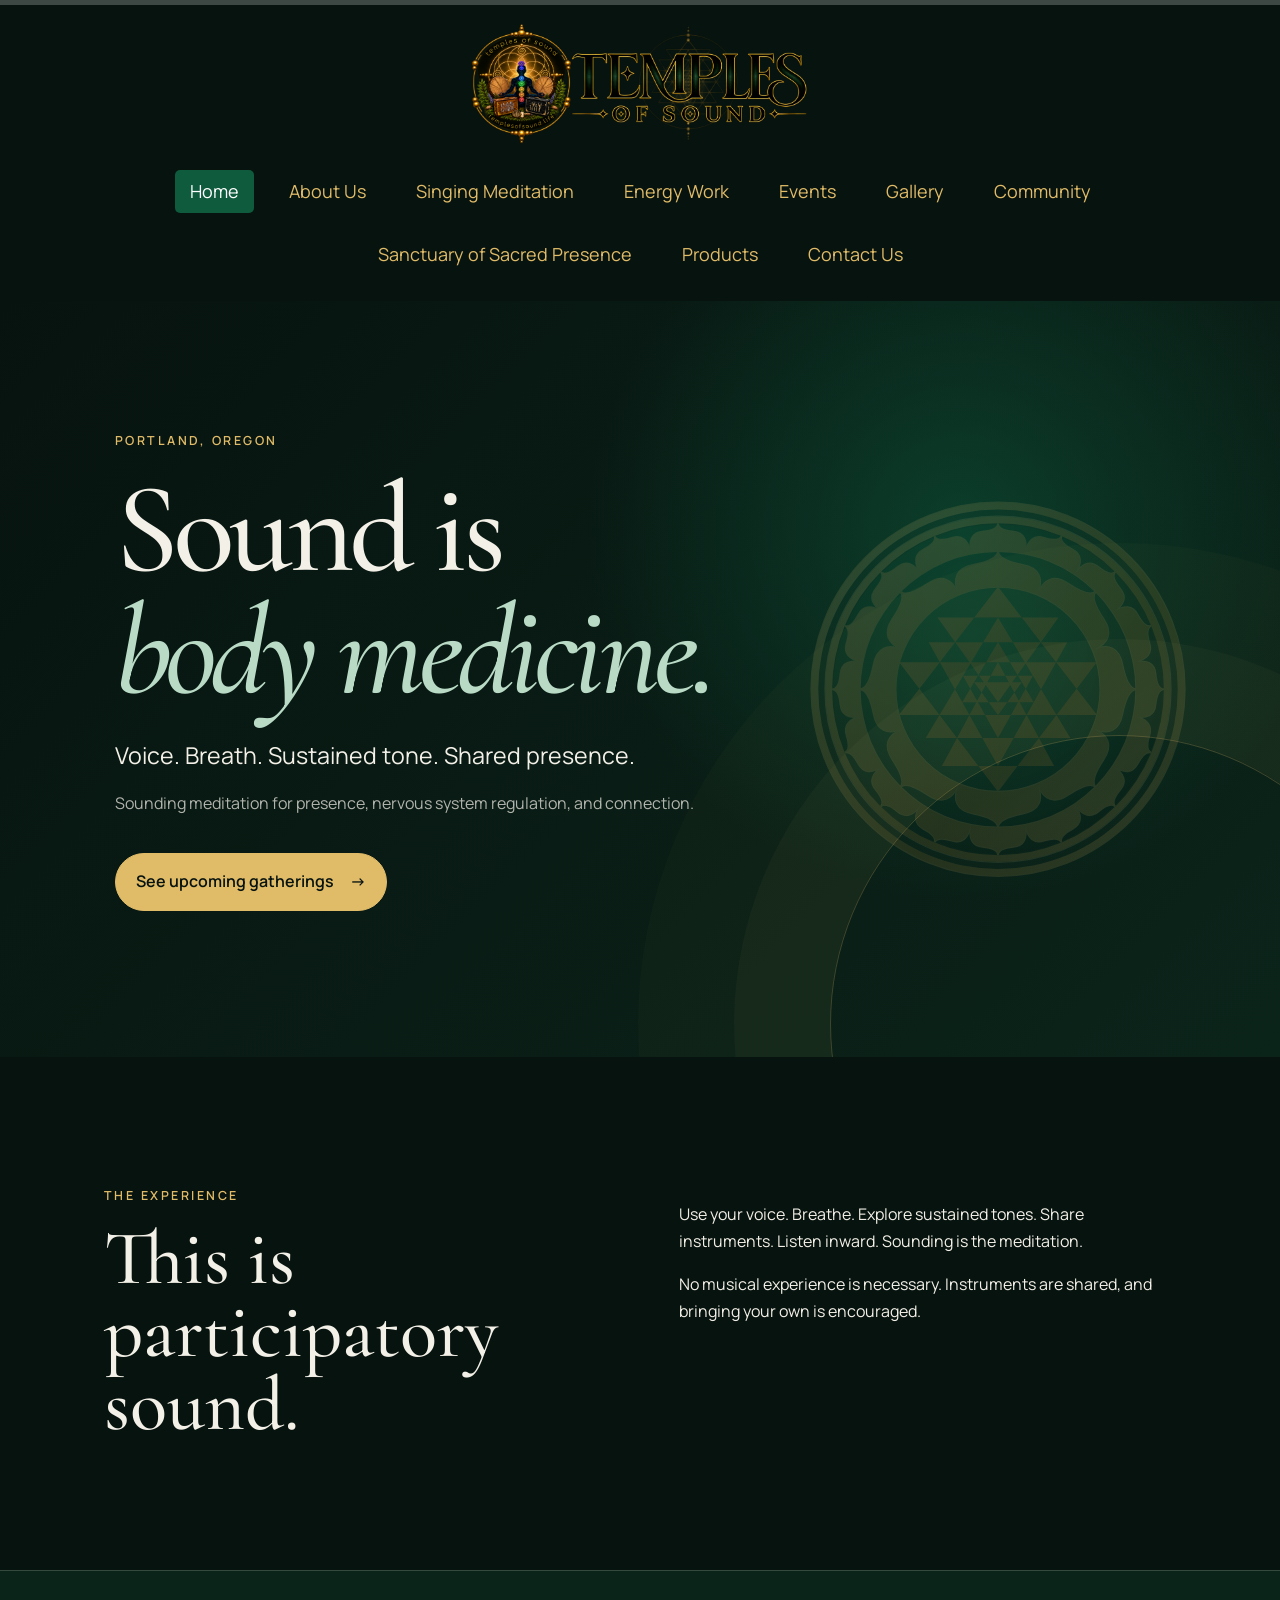
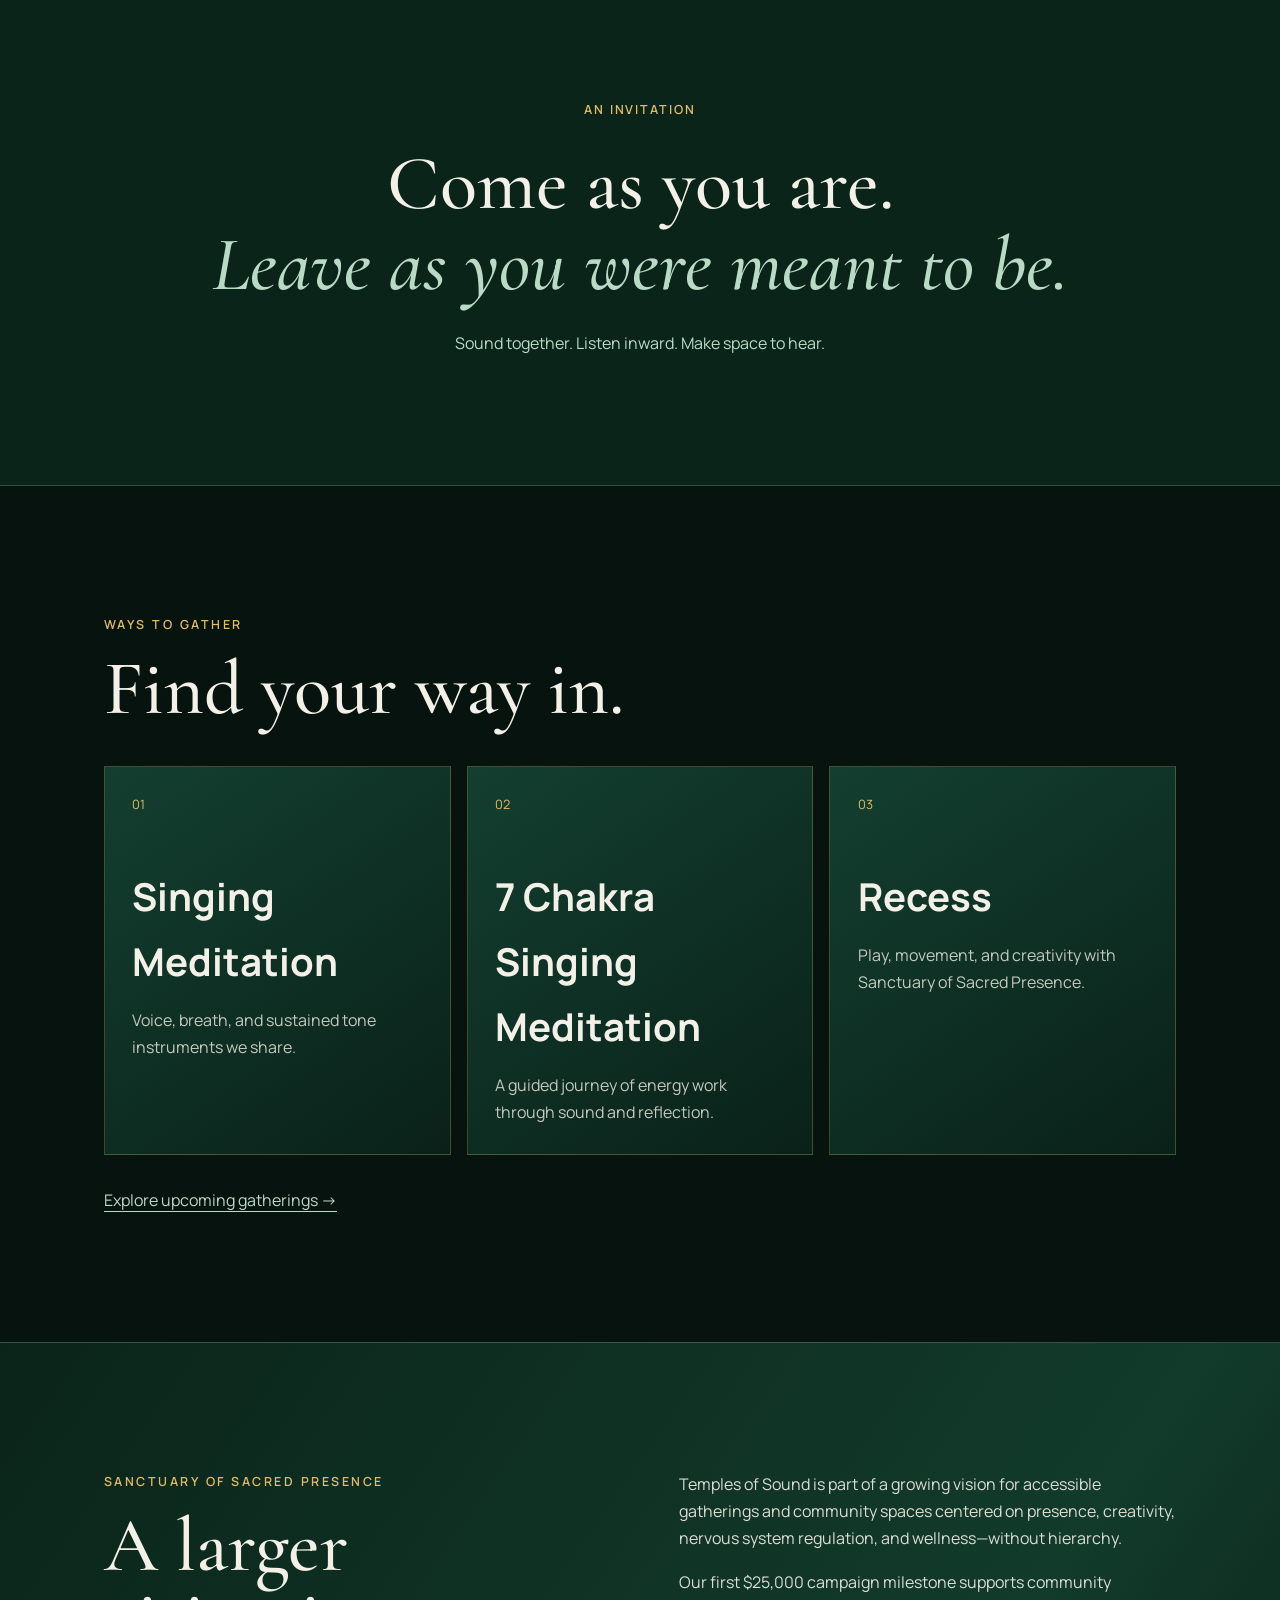
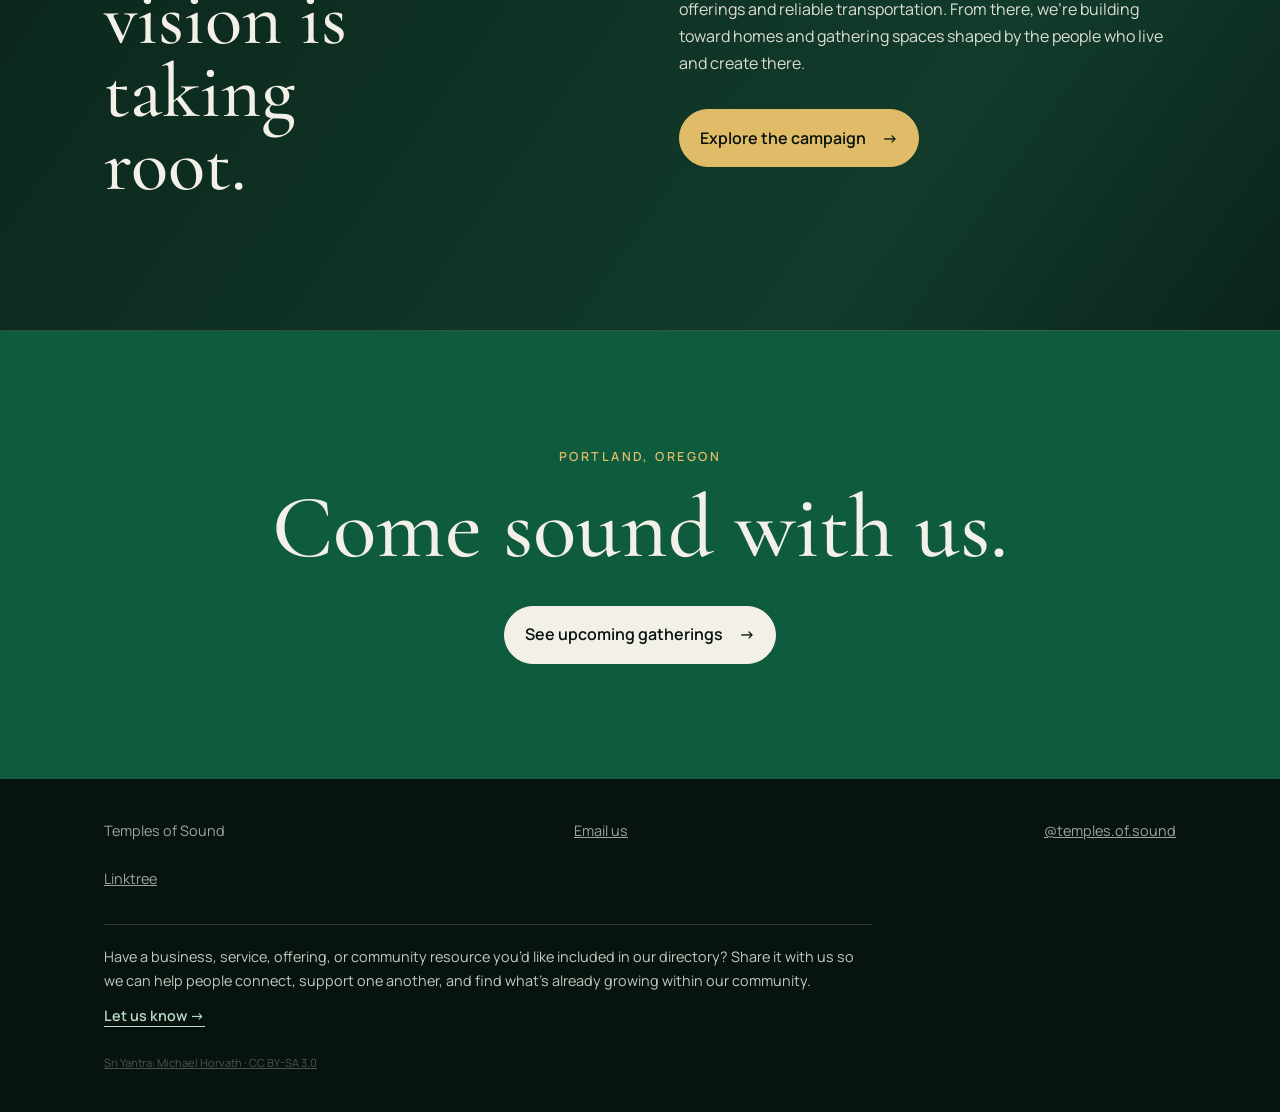
<file: index.html>
<!doctype html>
<html lang="en">
<head>
  <meta charset="utf-8">
  <meta name="viewport" content="width=device-width, initial-scale=1">
  <meta name="description" content="Participatory sound meditation in Portland, Oregon. Sound, breathe, and explore sustained tones with Temples of Sound. No musical experience needed.">
  <meta name="theme-color" content="#07130f">
  <title>Temples of Sound | Sound together in Portland</title>
  <link rel="preconnect" href="https://fonts.googleapis.com">
  <link rel="preconnect" href="https://fonts.gstatic.com" crossorigin>
  <link href="https://fonts.googleapis.com/css2?family=Cormorant+Garamond:wght@500;600&family=Manrope:wght@400;500;600&display=swap" rel="stylesheet">
  <link rel="stylesheet" href="home.css?v=9">
  <link rel="icon" type="image/svg+xml" href="data:image/svg+xml,%3Csvg xmlns='http://www.w3.org/2000/svg' viewBox='0 0 64 64'%3E%3Crect width='64' height='64' rx='32' fill='%2307130f'/%3E%3Cg fill='none' stroke='%23d9b968' stroke-width='2.5'%3E%3Cellipse cx='32' cy='30' rx='8' ry='21'/%3E%3Cellipse cx='32' cy='30' rx='8' ry='21' transform='rotate(45 32 30)'/%3E%3Cellipse cx='32' cy='30' rx='8' ry='21' transform='rotate(90 32 30)'/%3E%3Cellipse cx='32' cy='30' rx='8' ry='21' transform='rotate(135 32 30)'/%3E%3C/g%3E%3C/svg%3E">
</head>
<body>
  <header class="header">
    <div class="header-inner">
      <a class="brand" href="/" aria-label="Temples of Sound home">
        <img src="assets/header-logo.png" alt="Temples of Sound">
      </a>
      <nav class="nav home-nav" aria-label="Main navigation">
        <a class="active" href="/" aria-current="page">Home</a>
        <a href="/about.html">About Us</a>
        <a href="/singing-meditation.html">Singing Meditation</a>
        <a href="/energy-work.html">Energy Work</a>
        <a href="/events.html">Events</a>
        <a href="/gallery.html">Gallery</a>
        <a href="/community.html">Community</a>
        <a href="https://sanctuaryofsacredpresence.com" target="_blank" rel="noopener noreferrer">Sanctuary of Sacred Presence</a>
          <a href="/products.html">Products</a>
        <a href="/contact.html">Contact Us</a>
      </nav>
    </div>
  </header>

  <main id="top">
    <section class="hero" aria-labelledby="hero-title">
      <img class="hero-symbol" src="sri-yantra-actual.svg?v=2" alt="" aria-hidden="true">
      <p class="eyebrow">Portland, Oregon</p>
      <h1 id="hero-title">Sound is<br><em>body medicine.</em></h1>
      <p class="intro">Voice. Breath. Sustained tone. Shared presence.</p>
      <p class="supporting">Sounding meditation for presence, nervous system regulation, and connection.</p>
      <a class="button" href="events.html">See upcoming gatherings <span aria-hidden="true">→</span></a>
    </section>

    <section class="welcome" id="participate" aria-labelledby="welcome-title">
      <div>
        <p class="eyebrow">The experience</p>
        <h2 id="welcome-title">This is participatory sound.</h2>
      </div>
      <div class="welcome-copy">
        <p>Use your voice. Breathe. Explore sustained tones. Share instruments. Listen inward. Sounding is the meditation.</p>
        <p>No musical experience is necessary. Instruments are shared, and bringing your own is encouraged.</p>
      </div>
    </section>

    <section class="mantra" aria-label="Temples of Sound invitation">
      <p>An invitation</p>
      <h2>Come as you are.<br><em>Leave as you were meant to be.</em></h2>
      <div>Sound together. Listen inward. Make space to hear.</div>
    </section>

    <section class="offerings" id="offerings" aria-labelledby="offerings-title">
      <p class="eyebrow">Ways to gather</p>
      <h2 id="offerings-title">Find your way in.</h2>
      <div class="cards">
        <article><span>01</span><h3>Singing Meditation</h3><p>Voice, breath, and sustained tone instruments we share.</p></article>
        <article><span>02</span><h3>7 Chakra Singing Meditation</h3><p>A guided journey of energy work through sound and reflection.</p></article>
        <article><span>03</span><h3>Recess</h3><p>Play, movement, and creativity with Sanctuary of Sacred Presence.</p></article>
      </div>
      <a class="text-link" href="events.html">Explore upcoming gatherings <span aria-hidden="true">→</span></a>
    </section>

    <section class="campaign" id="campaign" aria-labelledby="campaign-title">
      <div class="campaign-inner">
        <div>
          <p class="eyebrow">Sanctuary of Sacred Presence</p>
          <h2 id="campaign-title">A larger vision is taking root.</h2>
        </div>
        <div class="campaign-copy">
          <p>Temples of Sound is part of a growing vision for accessible gatherings and community spaces centered on presence, creativity, nervous system regulation, and wellness—without hierarchy.</p>
          <p>Our first $25,000 campaign milestone supports community offerings and reliable transportation. From there, we’re building toward homes and gathering spaces shaped by the people who live and create there.</p>
          <a class="button" href="https://www.gofundme.com/f/sanctuary-of-sacred-presence-and-the-healing-house-project" target="_blank" rel="noopener noreferrer">Explore the campaign <span aria-hidden="true">→</span></a>
        </div>
      </div>
    </section>

    <section class="closing" aria-labelledby="closing-title">
      <p class="eyebrow">Portland, Oregon</p>
      <h2 id="closing-title">Come sound with us.</h2>
      <a class="button" href="events.html">See upcoming gatherings <span aria-hidden="true">→</span></a>
    </section>
  </main>

  <footer>
    <p>Temples of Sound</p>
    <a href="mailto:templesofsound.pdx@gmail.com">Email us</a>
    <a href="https://www.instagram.com/temples.of.sound/" target="_blank" rel="noopener noreferrer">@temples.of.sound</a>
    <a href="https://linktr.ee/templesofsound?utm_source=linktree_profile_share&ltsid=044fd541-209d-4eca-b68c-1b37d0deb558" target="_blank" rel="noopener noreferrer">Linktree</a>
    <div class="directory-invite">
      <p>Have a business, service, offering, or community resource you’d like included in our directory? Share it with us so we can help people connect, support one another, and find what’s already growing within our community.</p>
      <a href="mailto:templesofsound.pdx@gmail.com?subject=Community%20Directory%20Submission">Let us know <span aria-hidden="true">→</span></a>
    </div>
    <a class="art-credit" href="https://commons.wikimedia.org/wiki/File:SriYantra_monochrome.svg" target="_blank" rel="noopener noreferrer">Sri Yantra: Michael Horvath · CC BY-SA 3.0</a>
  </footer>
  <script src="/script.js?v=4"></script>
</body>
</html>
</file>
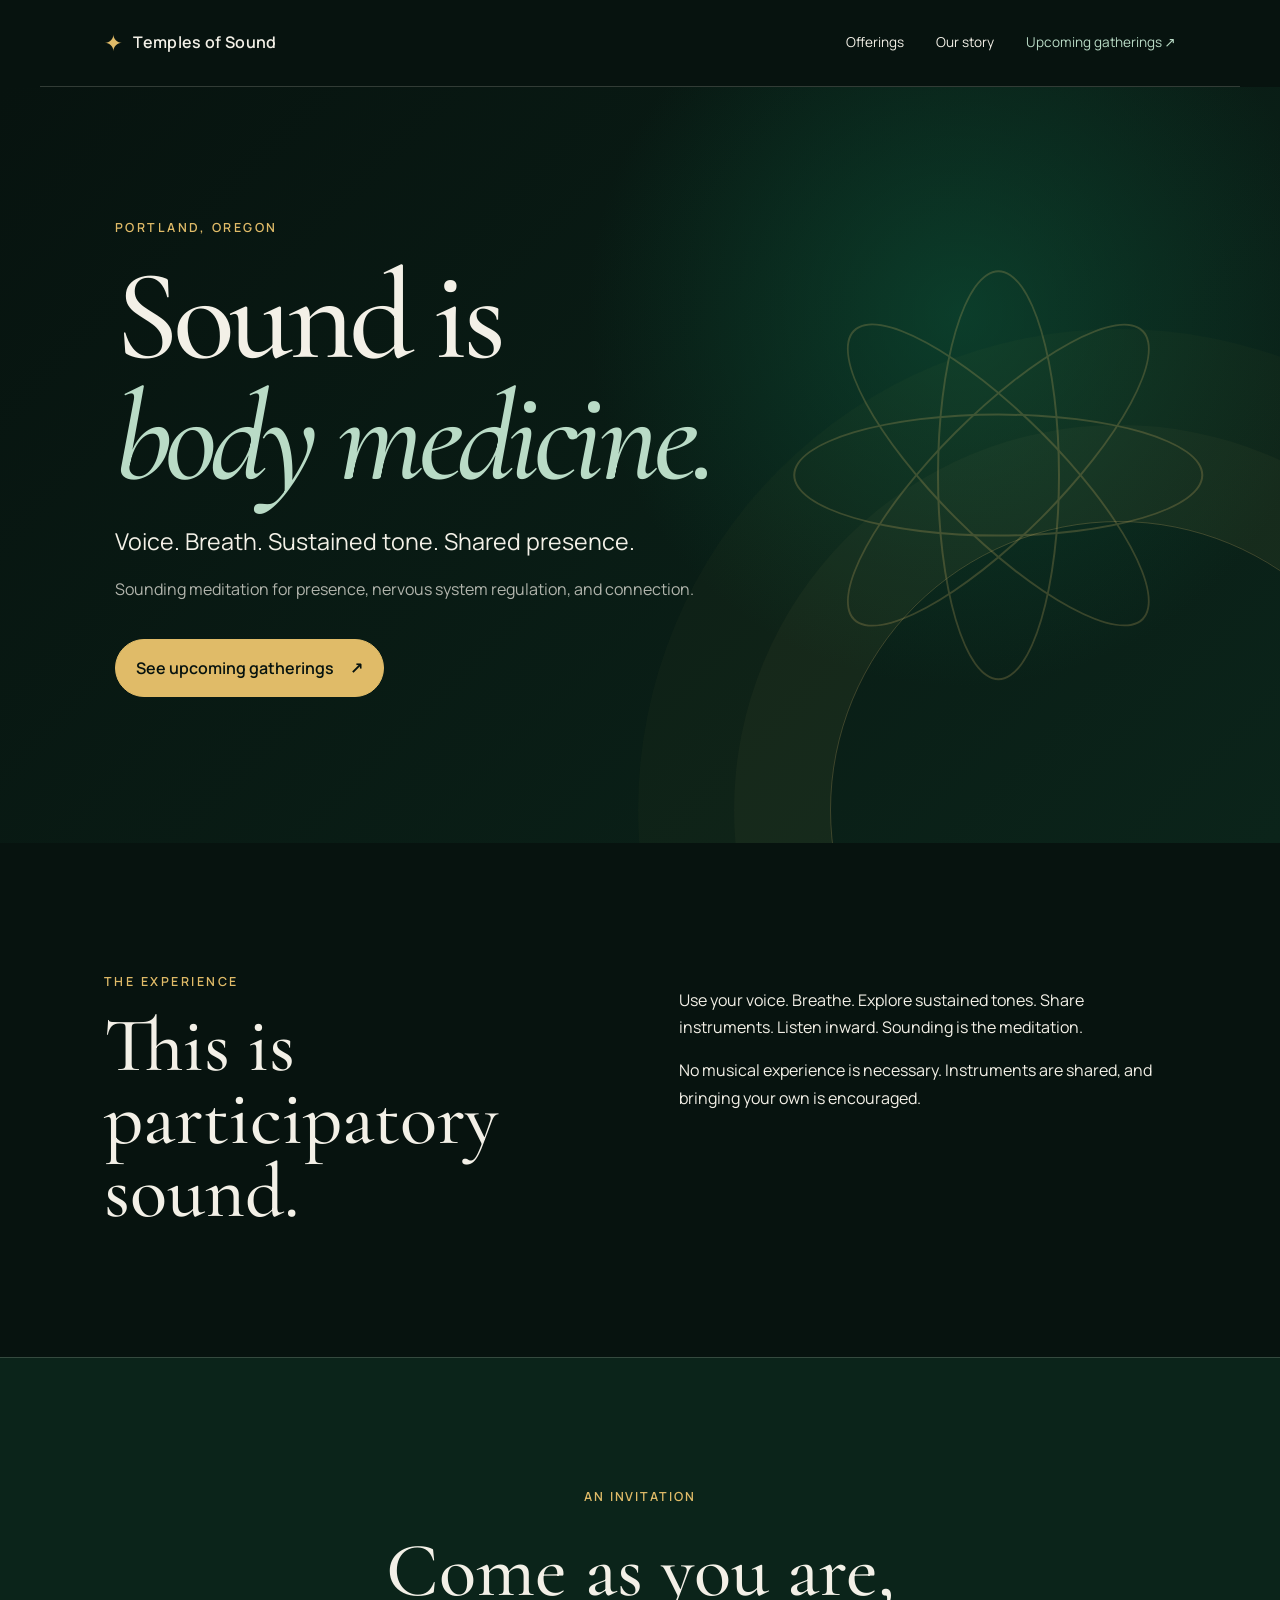
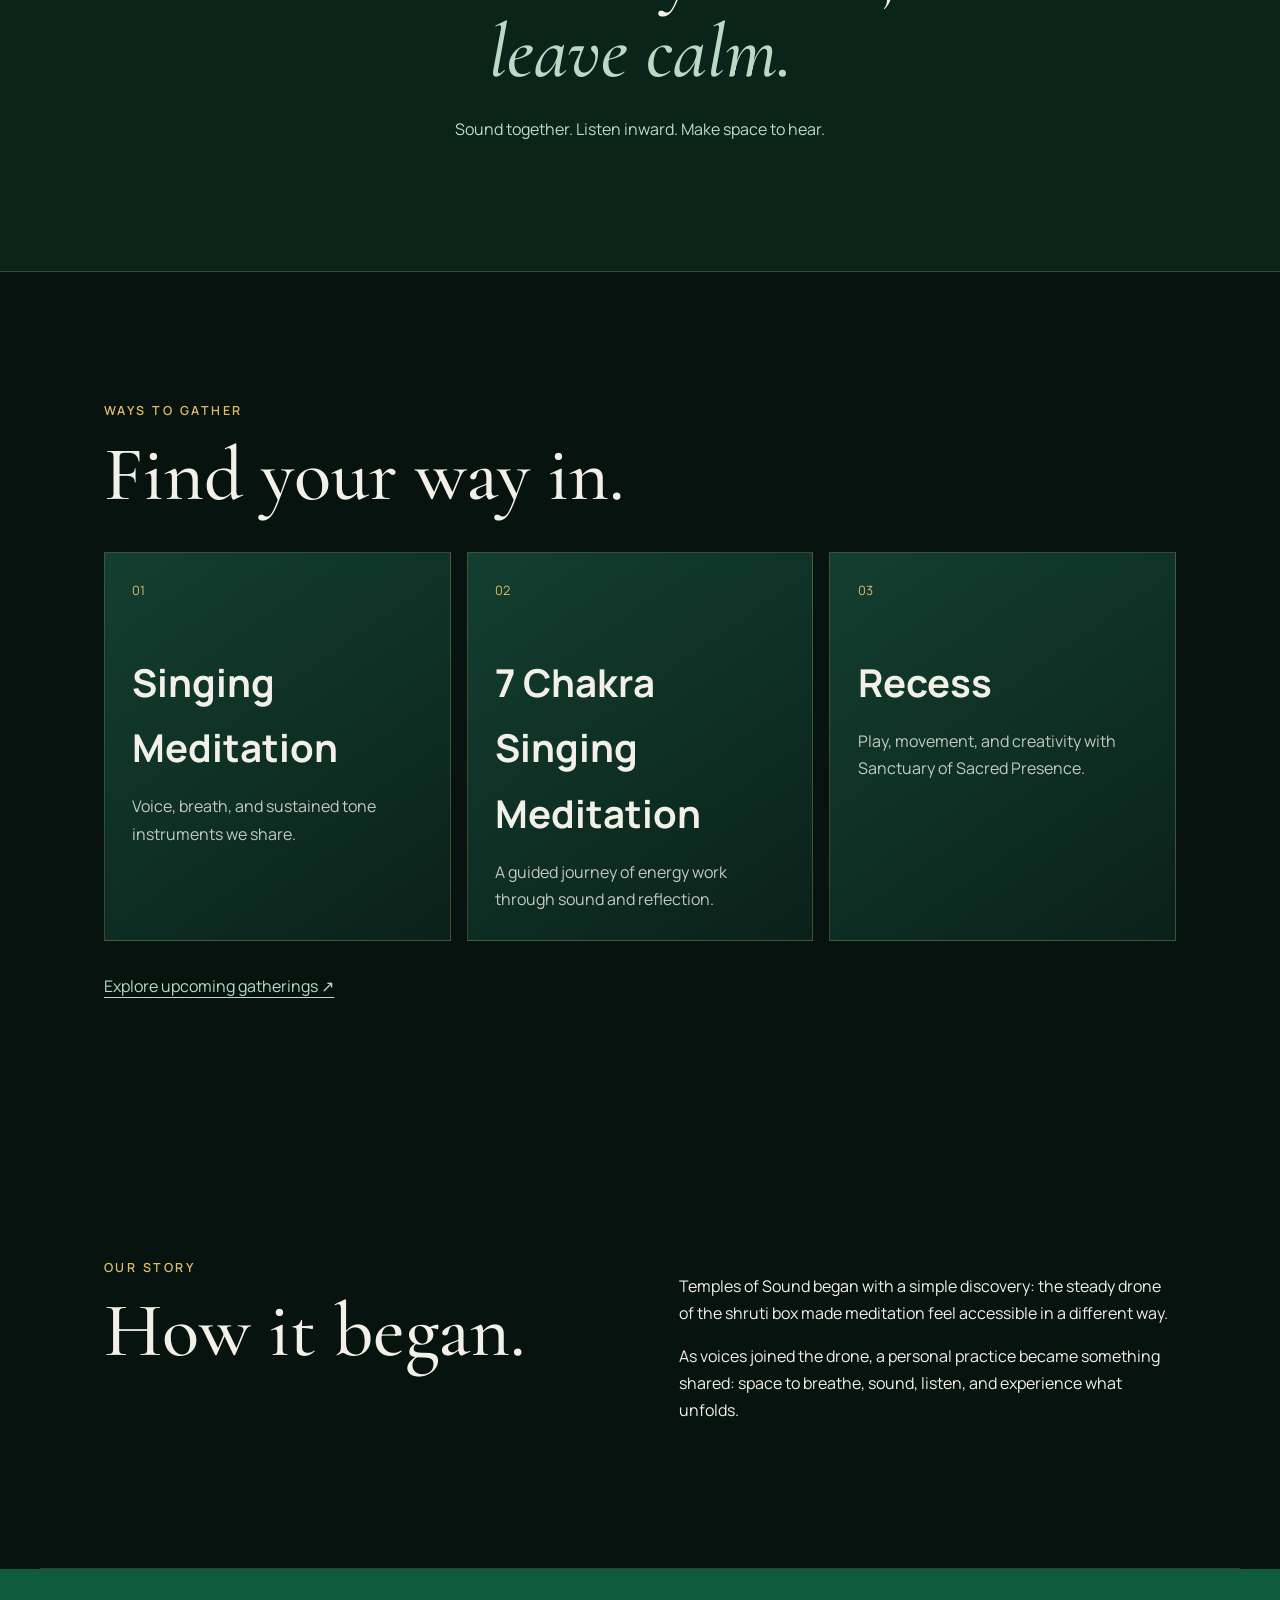
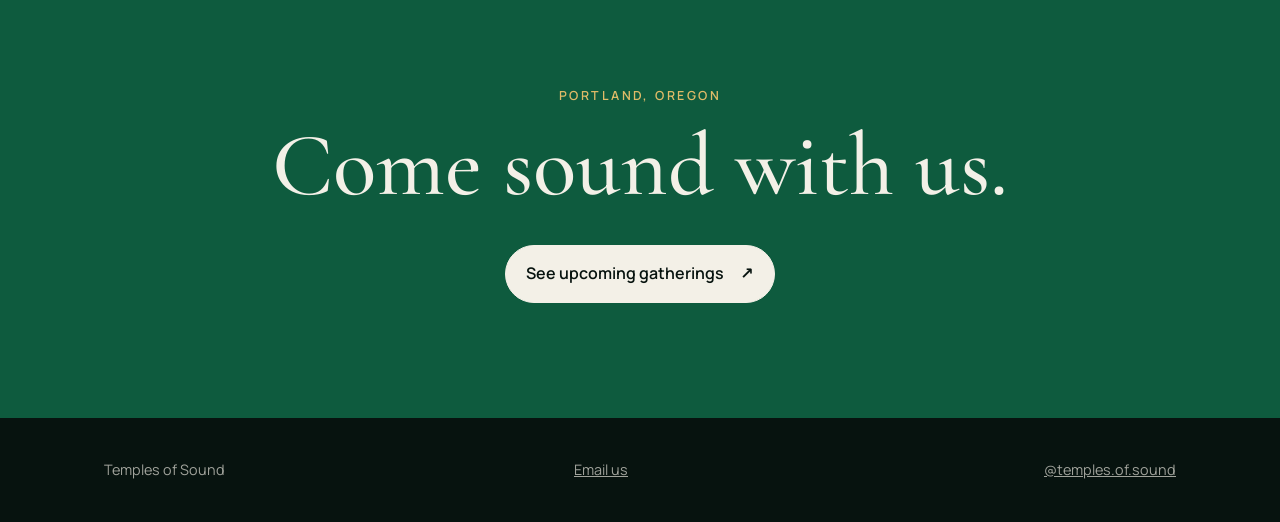
<file: temples-of-sound/index.html>
<!doctype html>
<html lang="en">
<head>
  <meta charset="utf-8">
  <meta name="viewport" content="width=device-width, initial-scale=1">
  <meta name="description" content="Participatory sound meditation in Portland, Oregon. Sound, breathe, and explore sustained tones with Temples of Sound. No musical experience needed.">
  <meta name="theme-color" content="#07130f">
  <title>Temples of Sound | Sound together in Portland</title>
  <link rel="preconnect" href="https://fonts.googleapis.com">
  <link rel="preconnect" href="https://fonts.gstatic.com" crossorigin>
  <link href="https://fonts.googleapis.com/css2?family=Cormorant+Garamond:wght@500;600&family=Manrope:wght@400;500;600&display=swap" rel="stylesheet">
  <link rel="stylesheet" href="styles.css">
  <link rel="icon" type="image/svg+xml" href="data:image/svg+xml,%3Csvg xmlns='http://www.w3.org/2000/svg' viewBox='0 0 64 64'%3E%3Crect width='64' height='64' rx='32' fill='%2307130f'/%3E%3Cg fill='none' stroke='%23d9b968' stroke-width='2.5'%3E%3Cellipse cx='32' cy='30' rx='8' ry='21'/%3E%3Cellipse cx='32' cy='30' rx='8' ry='21' transform='rotate(45 32 30)'/%3E%3Cellipse cx='32' cy='30' rx='8' ry='21' transform='rotate(90 32 30)'/%3E%3Cellipse cx='32' cy='30' rx='8' ry='21' transform='rotate(135 32 30)'/%3E%3C/g%3E%3C/svg%3E">
</head>
<body>
  <header class="site-header">
    <a class="brand" href="#top" aria-label="Temples of Sound home">
      <span class="lotus" aria-hidden="true">✦</span>
      <span>Temples of Sound</span>
    </a>
    <nav aria-label="Main navigation">
      <a href="#offerings">Offerings</a>
      <a href="#story">Our story</a>
      <a class="header-link" href="https://www.instagram.com/temples.of.sound/" target="_blank" rel="noopener noreferrer">Upcoming gatherings ↗</a>
    </nav>
  </header>

  <main id="top">
    <section class="hero" aria-labelledby="hero-title">
      <div class="hero-mark" aria-hidden="true">
        <span></span><span></span><span></span><span></span>
      </div>
      <p class="eyebrow">Portland, Oregon</p>
      <h1 id="hero-title">Sound is<br><em>body medicine.</em></h1>
      <p class="intro">Voice. Breath. Sustained tone. Shared presence.</p>
      <p class="supporting">Sounding meditation for presence, nervous system regulation, and connection.</p>
      <a class="button" href="https://www.instagram.com/temples.of.sound/" target="_blank" rel="noopener noreferrer">See upcoming gatherings <span aria-hidden="true">↗</span></a>
    </section>

    <section class="welcome" id="participate" aria-labelledby="welcome-title">
      <div>
        <p class="eyebrow">The experience</p>
        <h2 id="welcome-title">This is participatory sound.</h2>
      </div>
      <div class="welcome-copy">
        <p>Use your voice. Breathe. Explore sustained tones. Share instruments. Listen inward. Sounding is the meditation.</p>
        <p>No musical experience is necessary. Instruments are shared, and bringing your own is encouraged.</p>
      </div>
    </section>

    <section class="mantra" aria-label="Temples of Sound invitation">
      <p>An invitation</p>
      <h2>Come as you are,<br><em>leave calm.</em></h2>
      <div>Sound together. Listen inward. Make space to hear.</div>
    </section>

    <section class="offerings" id="offerings" aria-labelledby="offerings-title">
      <p class="eyebrow">Ways to gather</p>
      <h2 id="offerings-title">Find your way in.</h2>
      <div class="cards">
        <article><span>01</span><h3>Singing Meditation</h3><p>Voice, breath, and sustained tone instruments we share.</p></article>
        <article><span>02</span><h3>7 Chakra Singing Meditation</h3><p>A guided journey of energy work through sound and reflection.</p></article>
        <article><span>03</span><h3>Recess</h3><p>Play, movement, and creativity with Sanctuary of Sacred Presence.</p></article>
      </div>
      <a class="text-link" href="https://www.instagram.com/temples.of.sound/" target="_blank" rel="noopener noreferrer">Explore upcoming gatherings <span aria-hidden="true">↗</span></a>
    </section>

    <section class="practice" id="story" aria-labelledby="practice-title">
      <div class="practice-heading"><p class="eyebrow">Our story</p><h2 id="practice-title">How it began.</h2></div>
      <div class="practice-copy">
        <p>Temples of Sound began with a simple discovery: the steady drone of the shruti box made meditation feel accessible in a different way.</p>
        <p>As voices joined the drone, a personal practice became something shared: space to breathe, sound, listen, and experience what unfolds.</p>
      </div>
    </section>

    <section class="closing" aria-labelledby="closing-title">
      <p class="eyebrow">Portland, Oregon</p>
      <h2 id="closing-title">Come sound with us.</h2>
      <a class="button" href="https://www.instagram.com/temples.of.sound/" target="_blank" rel="noopener noreferrer">See upcoming gatherings <span aria-hidden="true">↗</span></a>
    </section>
  </main>

  <footer>
    <p>Temples of Sound</p>
    <a href="mailto:templesofsound.pdx@gmail.com">Email us</a>
    <a href="https://www.instagram.com/temples.of.sound/" target="_blank" rel="noopener noreferrer">@temples.of.sound</a>
  </footer>
</body>
</html>
</file>
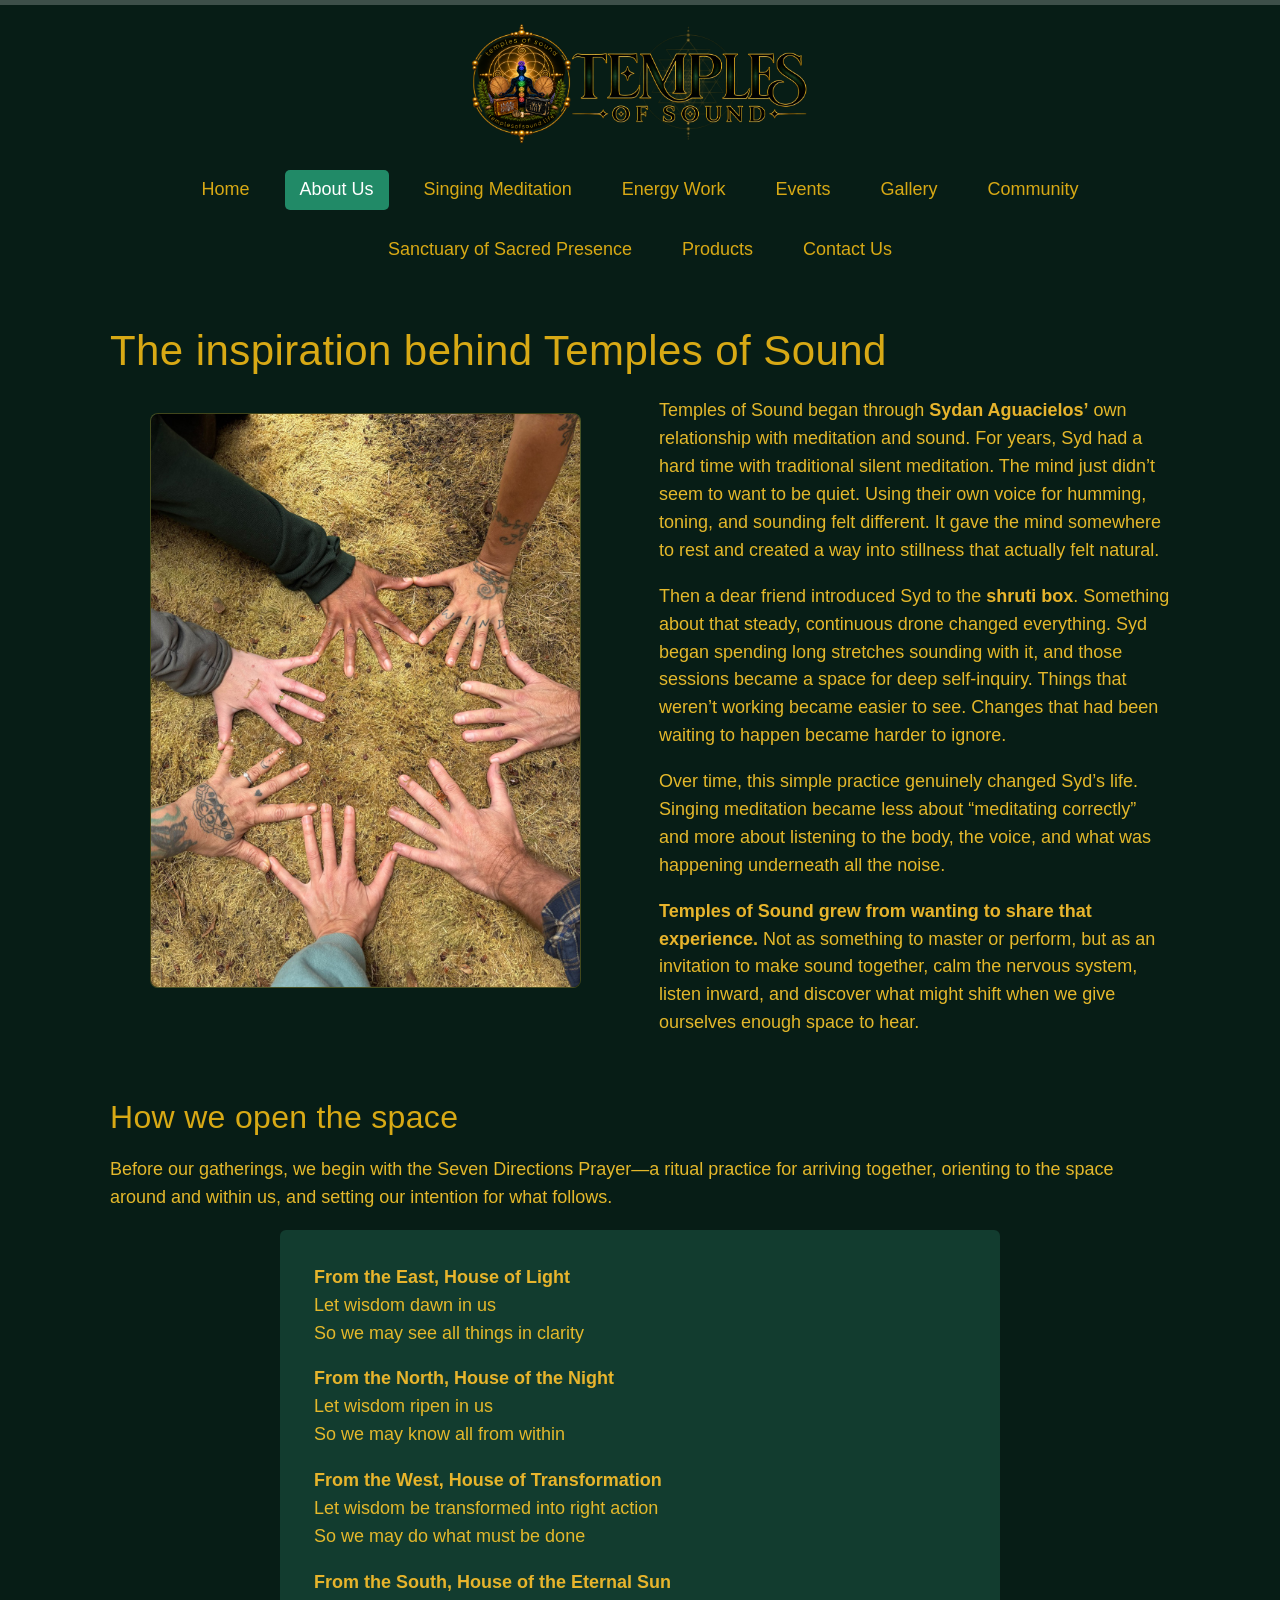
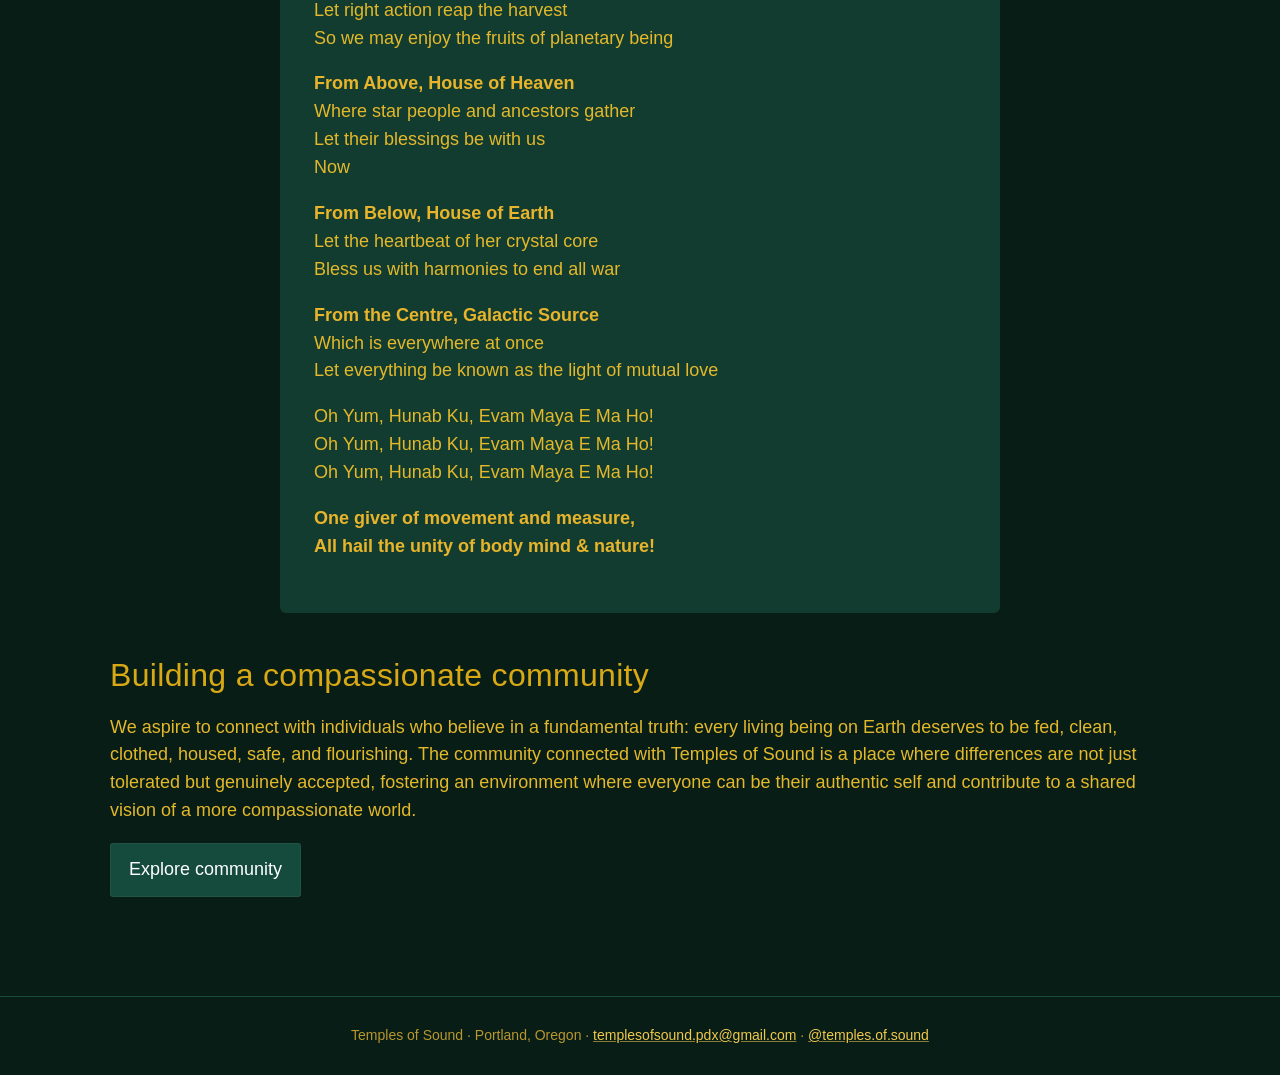
<file: about.html>
<!doctype html>
<html lang="en">
<head>
  <meta charset="utf-8">
  <meta name="viewport" content="width=device-width, initial-scale=1">
  <meta name="description" content="The story and community values behind Temples of Sound in Portland, Oregon.">
  <meta name="theme-color" content="#071d16">
  <title>About Us | Temples of Sound</title>
  <link rel="stylesheet" href="styles.css?v=5">
</head>
<body>
  <div class="site-shell">
    <header class="header">
      <div class="header-inner">
        <a class="brand" href="/" aria-label="Temples of Sound home"><img src="assets/header-logo.png" alt="Temples of Sound"></a>
        <button class="menu-btn" type="button" aria-label="Toggle navigation">Menu</button>
        <nav class="nav" aria-label="Main navigation">
          <a href="/">Home</a>
          <a href="/about.html" class="active" aria-current="page">About Us</a>
          <a href="/singing-meditation.html">Singing Meditation</a>
          <a href="/energy-work.html">Energy Work</a>
          <a href="/events.html">Events</a>
          <a href="/gallery.html">Gallery</a>
          <a href="/community.html">Community</a>
          <a href="https://sanctuaryofsacredpresence.com" target="_blank" rel="noopener noreferrer">Sanctuary of Sacred Presence</a>
          <a href="/products.html">Products</a>
        <a href="/contact.html">Contact Us</a>
        </nav>
      </div>
    </header>

    <main>
      <section>
        <h1>The inspiration behind Temples of Sound</h1>
        <div class="two-col">
          <figure class="photo-card about-photo">
            <img src="assets/hands-on-earth.jpeg" alt="Community members placing their hands in a circle on the earth">
          </figure>
          <div>
            <p>Temples of Sound began through <strong>Sydan Aguacielos’</strong> own relationship with meditation and sound. For years, Syd had a hard time with traditional silent meditation. The mind just didn’t seem to want to be quiet. Using their own voice for humming, toning, and sounding felt different. It gave the mind somewhere to rest and created a way into stillness that actually felt natural.</p>
            <p>Then a dear friend introduced Syd to the <strong>shruti box</strong>. Something about that steady, continuous drone changed everything. Syd began spending long stretches sounding with it, and those sessions became a space for deep self-inquiry. Things that weren’t working became easier to see. Changes that had been waiting to happen became harder to ignore.</p>
            <p>Over time, this simple practice genuinely changed Syd’s life. Singing meditation became less about “meditating correctly” and more about listening to the body, the voice, and what was happening underneath all the noise.</p>
            <p><strong>Temples of Sound grew from wanting to share that experience.</strong> Not as something to master or perform, but as an invitation to make sound together, calm the nervous system, listen inward, and discover what might shift when we give ourselves enough space to hear.</p>
          </div>
        </div>
      </section>

      <section aria-labelledby="directions-prayer-title">
        <h2 id="directions-prayer-title">How we open the space</h2>
        <p>Before our gatherings, we begin with the Seven Directions Prayer—a ritual practice for arriving together, orienting to the space around and within us, and setting our intention for what follows.</p>
        <div class="highlight narrow">
          <p><strong>From the East, House of Light</strong><br>
          Let wisdom dawn in us<br>
          So we may see all things in clarity</p>

          <p><strong>From the North, House of the Night</strong><br>
          Let wisdom ripen in us<br>
          So we may know all from within</p>

          <p><strong>From the West, House of Transformation</strong><br>
          Let wisdom be transformed into right action<br>
          So we may do what must be done</p>

          <p><strong>From the South, House of the Eternal Sun</strong><br>
          Let right action reap the harvest<br>
          So we may enjoy the fruits of planetary being</p>

          <p><strong>From Above, House of Heaven</strong><br>
          Where star people and ancestors gather<br>
          Let their blessings be with us<br>
          Now</p>

          <p><strong>From Below, House of Earth</strong><br>
          Let the heartbeat of her crystal core<br>
          Bless us with harmonies to end all war</p>

          <p><strong>From the Centre, Galactic Source</strong><br>
          Which is everywhere at once<br>
          Let everything be known as the light of mutual love</p>

          <p>Oh Yum, Hunab Ku, Evam Maya E Ma Ho!<br>
          Oh Yum, Hunab Ku, Evam Maya E Ma Ho!<br>
          Oh Yum, Hunab Ku, Evam Maya E Ma Ho!</p>

          <p><strong>One giver of movement and measure,<br>
          All hail the unity of body mind &amp; nature!</strong></p>
        </div>
      </section>

      <section>
        <h2>Building a compassionate community</h2>
        <p>We aspire to connect with individuals who believe in a fundamental truth: every living being on Earth deserves to be fed, clean, clothed, housed, safe, and flourishing. The community connected with Temples of Sound is a place where differences are not just tolerated but genuinely accepted, fostering an environment where everyone can be their authentic self and contribute to a shared vision of a more compassionate world.</p>
        <a class="btn" href="/community.html">Explore community</a>
      </section>
    </main>

    <footer class="footer">Temples of Sound · Portland, Oregon · <a href="mailto:templesofsound.pdx@gmail.com">templesofsound.pdx@gmail.com</a> · <a href="https://www.instagram.com/temples.of.sound/" target="_blank" rel="noopener noreferrer">@temples.of.sound</a></footer>
  </div>
  <script src="script.js?v=4"></script>
</body>
</html>
</file>
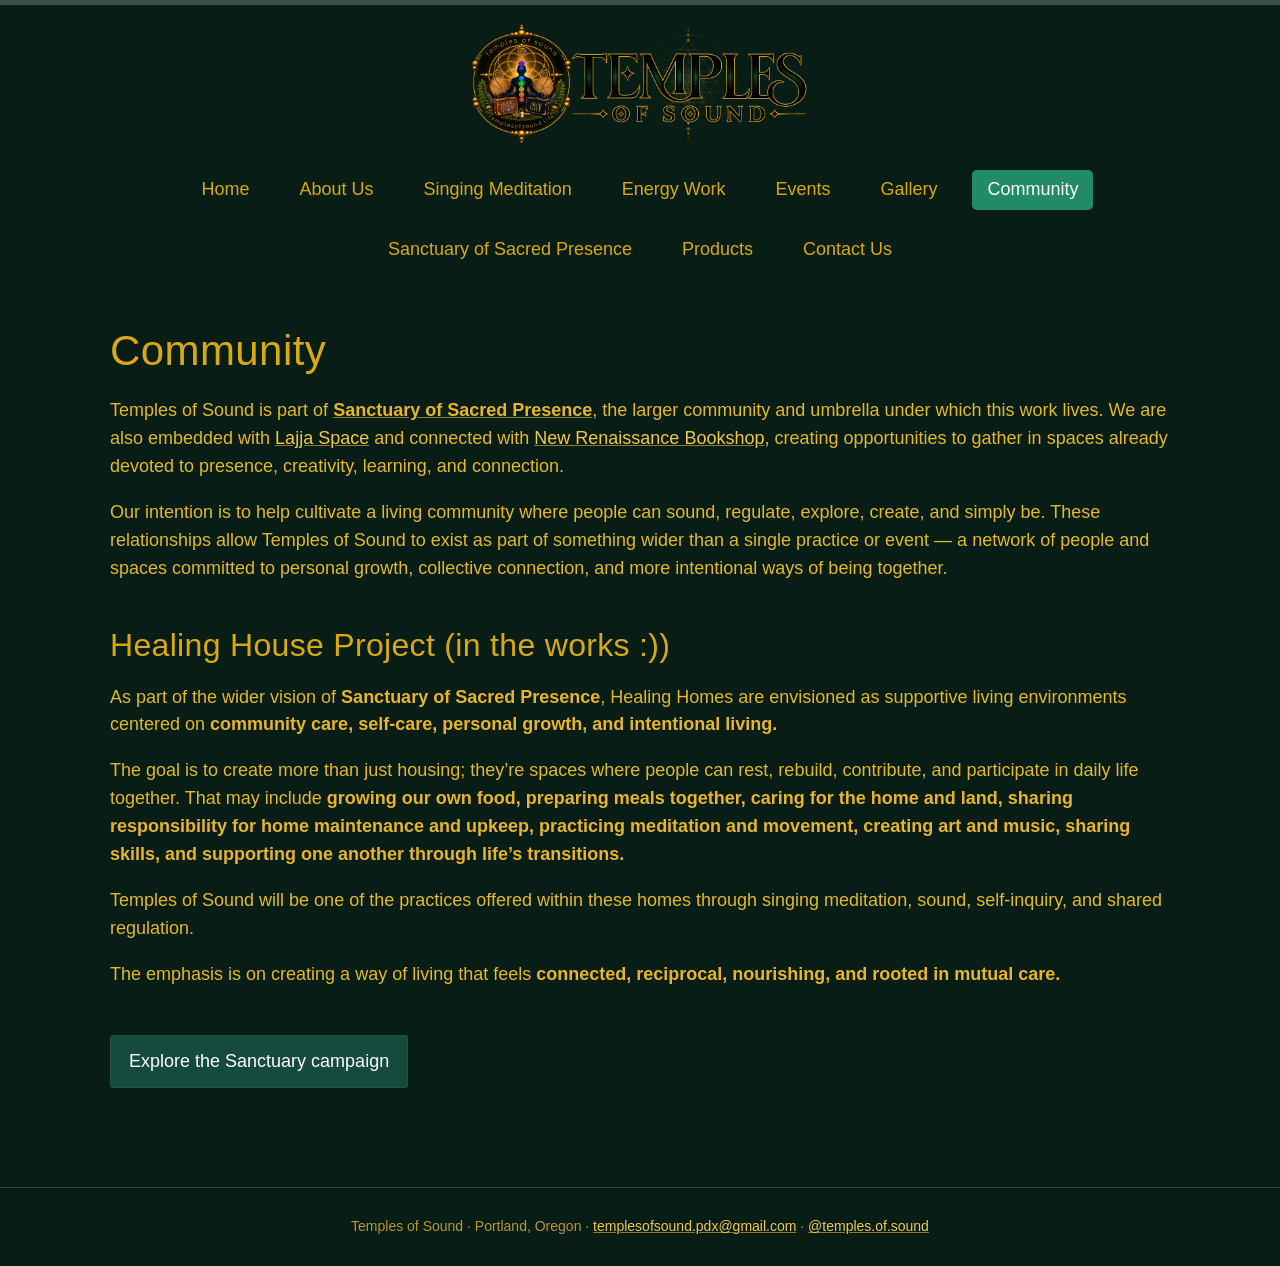
<file: community.html>
<!doctype html><html lang="en"><head><meta charset="utf-8"><meta name="viewport" content="width=device-width,initial-scale=1"><title>Community | Temples of Sound</title><meta name="description" content="Temples of Sound — singing meditation, sound immersion, energy work, and community in Portland, Oregon."><link rel="stylesheet" href="styles.css"></head><body><div class="site-shell">
<header class="header"><div class="header-inner"><a class="brand" href="index.html"><img src="assets/header-logo.png" alt="Temples of Sound"></a><button class="menu-btn" aria-label="Toggle navigation">Menu</button><nav class="nav">
<a href="index.html">Home</a><a href="about.html">About Us</a><a href="singing-meditation.html">Singing Meditation</a><a href="energy-work.html">Energy Work</a><a href="events.html">Events</a><a href="community.html" class="active">Community</a><a href="https://sanctuaryofsacredpresence.com" target="_blank" rel="noopener noreferrer">Sanctuary of Sacred Presence</a>
          <a href="/products.html">Products</a>
        <a href="contact.html">Contact Us</a>
</nav></div></header>
<main><section><h1>Community</h1><p>Temples of Sound is part of <a href="https://sanctuaryofsacredpresence.com" target="_blank" rel="noopener"><strong>Sanctuary of Sacred Presence</strong></a>, the larger community and umbrella under which this work lives. We are also embedded with <a href="https://lajjaspace.com/" target="_blank" rel="noopener">Lajja Space</a> and connected with <a href="https://www.newrenbooks.com/events" target="_blank" rel="noopener">New Renaissance Bookshop</a>, creating opportunities to gather in spaces already devoted to presence, creativity, learning, and connection.</p><p>Our intention is to help cultivate a living community where people can sound, regulate, explore, create, and simply be. These relationships allow Temples of Sound to exist as part of something wider than a single practice or event — a network of people and spaces committed to personal growth, collective connection, and more intentional ways of being together.</p></section>
<section><h2>Healing House Project (in the works :))</h2><p>As part of the wider vision of <strong>Sanctuary of Sacred Presence</strong>, Healing Homes are envisioned as supportive living environments centered on <strong>community care, self-care, personal growth, and intentional living.</strong></p><p>The goal is to create more than just housing; they’re spaces where people can rest, rebuild, contribute, and participate in daily life together. That may include <strong>growing our own food, preparing meals together, caring for the home and land, sharing responsibility for home maintenance and upkeep, practicing meditation and movement, creating art and music, sharing skills, and supporting one another through life’s transitions.</strong></p><p>Temples of Sound will be one of the practices offered within these homes through singing meditation, sound, self-inquiry, and shared regulation.</p><p>The emphasis is on creating a way of living that feels <strong>connected, reciprocal, nourishing, and rooted in mutual care.</strong></p><p style="margin-top:46px"><a class="btn" href="https://www.gofundme.com/f/sanctuary-of-sacred-presence-and-the-healing-house-project" target="_blank" rel="noopener noreferrer">Explore the Sanctuary campaign</a></p></section></main>
<footer class="footer">Temples of Sound · Portland, Oregon · <a href="mailto:templesofsound.pdx@gmail.com">templesofsound.pdx@gmail.com</a> · <a href="https://www.instagram.com/temples.of.sound/">@temples.of.sound</a></footer>
</div><script src="script.js"></script></body></html>
</file>
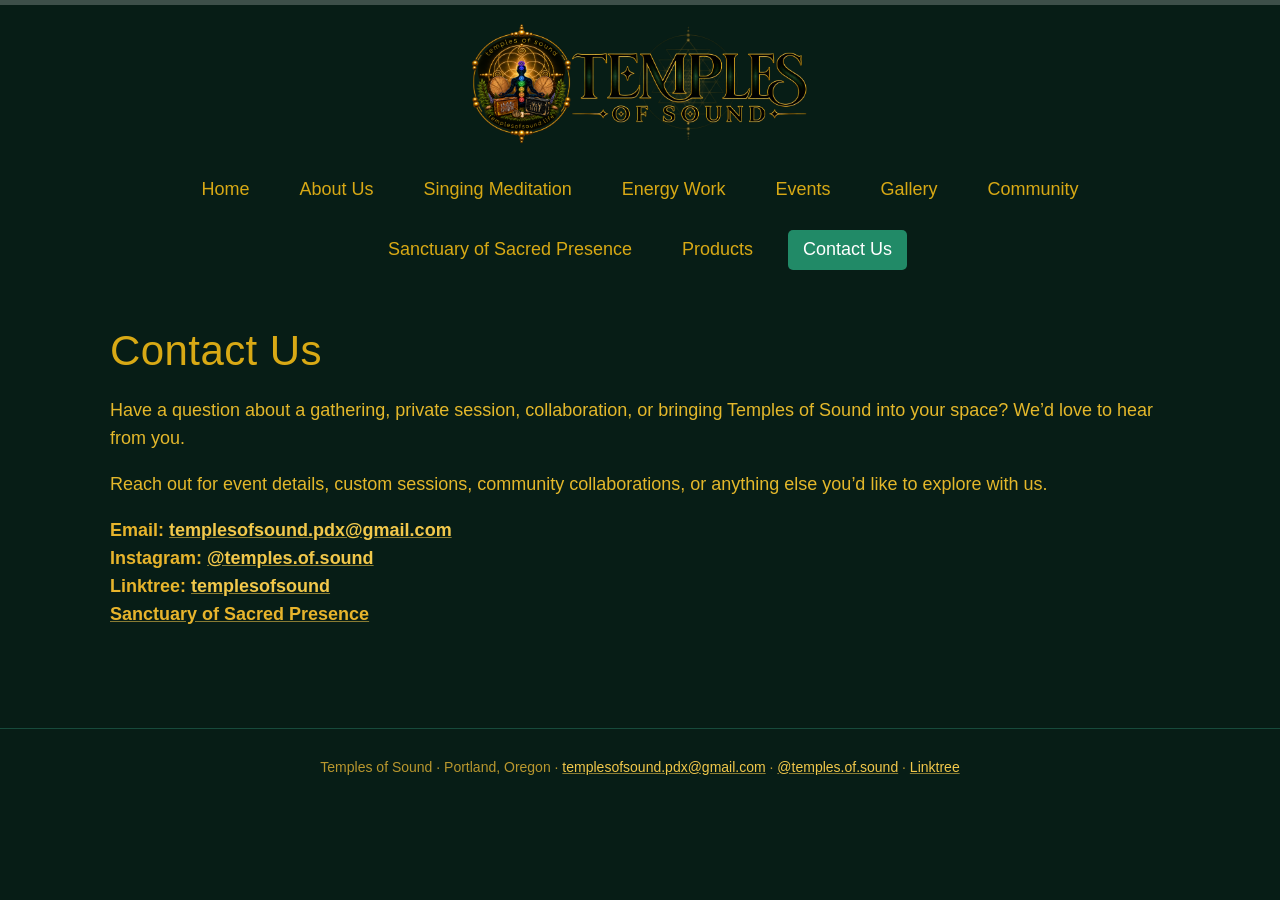
<file: contact.html>
<!doctype html><html lang="en"><head><meta charset="utf-8"><meta name="viewport" content="width=device-width,initial-scale=1"><title>Contact Us | Temples of Sound</title><meta name="description" content="Temples of Sound — singing meditation, sound immersion, energy work, and community in Portland, Oregon."><link rel="stylesheet" href="styles.css"></head><body><div class="site-shell">
<header class="header"><div class="header-inner"><a class="brand" href="index.html"><img src="assets/header-logo.png" alt="Temples of Sound"></a><button class="menu-btn" aria-label="Toggle navigation">Menu</button><nav class="nav">
<a href="index.html">Home</a><a href="about.html">About Us</a><a href="singing-meditation.html">Singing Meditation</a><a href="energy-work.html">Energy Work</a><a href="events.html">Events</a><a href="community.html">Community</a><a href="https://sanctuaryofsacredpresence.com" target="_blank" rel="noopener noreferrer">Sanctuary of Sacred Presence</a>
          <a href="/products.html">Products</a>
        <a href="contact.html" class="active">Contact Us</a>
</nav></div></header>
<main><section><h1>Contact Us</h1><p>Have a question about a gathering, private session, collaboration, or bringing Temples of Sound into your space? We’d love to hear from you.</p><p>Reach out for event details, custom sessions, community collaborations, or anything else you’d like to explore with us.</p><div class="contact-lines"><strong>Email:</strong> <a href="mailto:templesofsound.pdx@gmail.com">templesofsound.pdx@gmail.com</a><br><strong>Instagram:</strong> <a href="https://www.instagram.com/temples.of.sound/">@temples.of.sound</a><br><strong>Linktree:</strong> <a href="https://linktr.ee/templesofsound?utm_source=linktree_profile_share&ltsid=044fd541-209d-4eca-b68c-1b37d0deb558" target="_blank" rel="noopener noreferrer">templesofsound</a><br><a href="https://sanctuaryofsacredpresence.com" target="_blank" rel="noopener"><strong>Sanctuary of Sacred Presence</strong></a></div></section></main>
<footer class="footer">Temples of Sound · Portland, Oregon · <a href="mailto:templesofsound.pdx@gmail.com">templesofsound.pdx@gmail.com</a> · <a href="https://www.instagram.com/temples.of.sound/">@temples.of.sound</a> · <a href="https://linktr.ee/templesofsound?utm_source=linktree_profile_share&ltsid=044fd541-209d-4eca-b68c-1b37d0deb558" target="_blank" rel="noopener noreferrer">Linktree</a></footer>
</div><script src="script.js"></script></body></html>
</file>
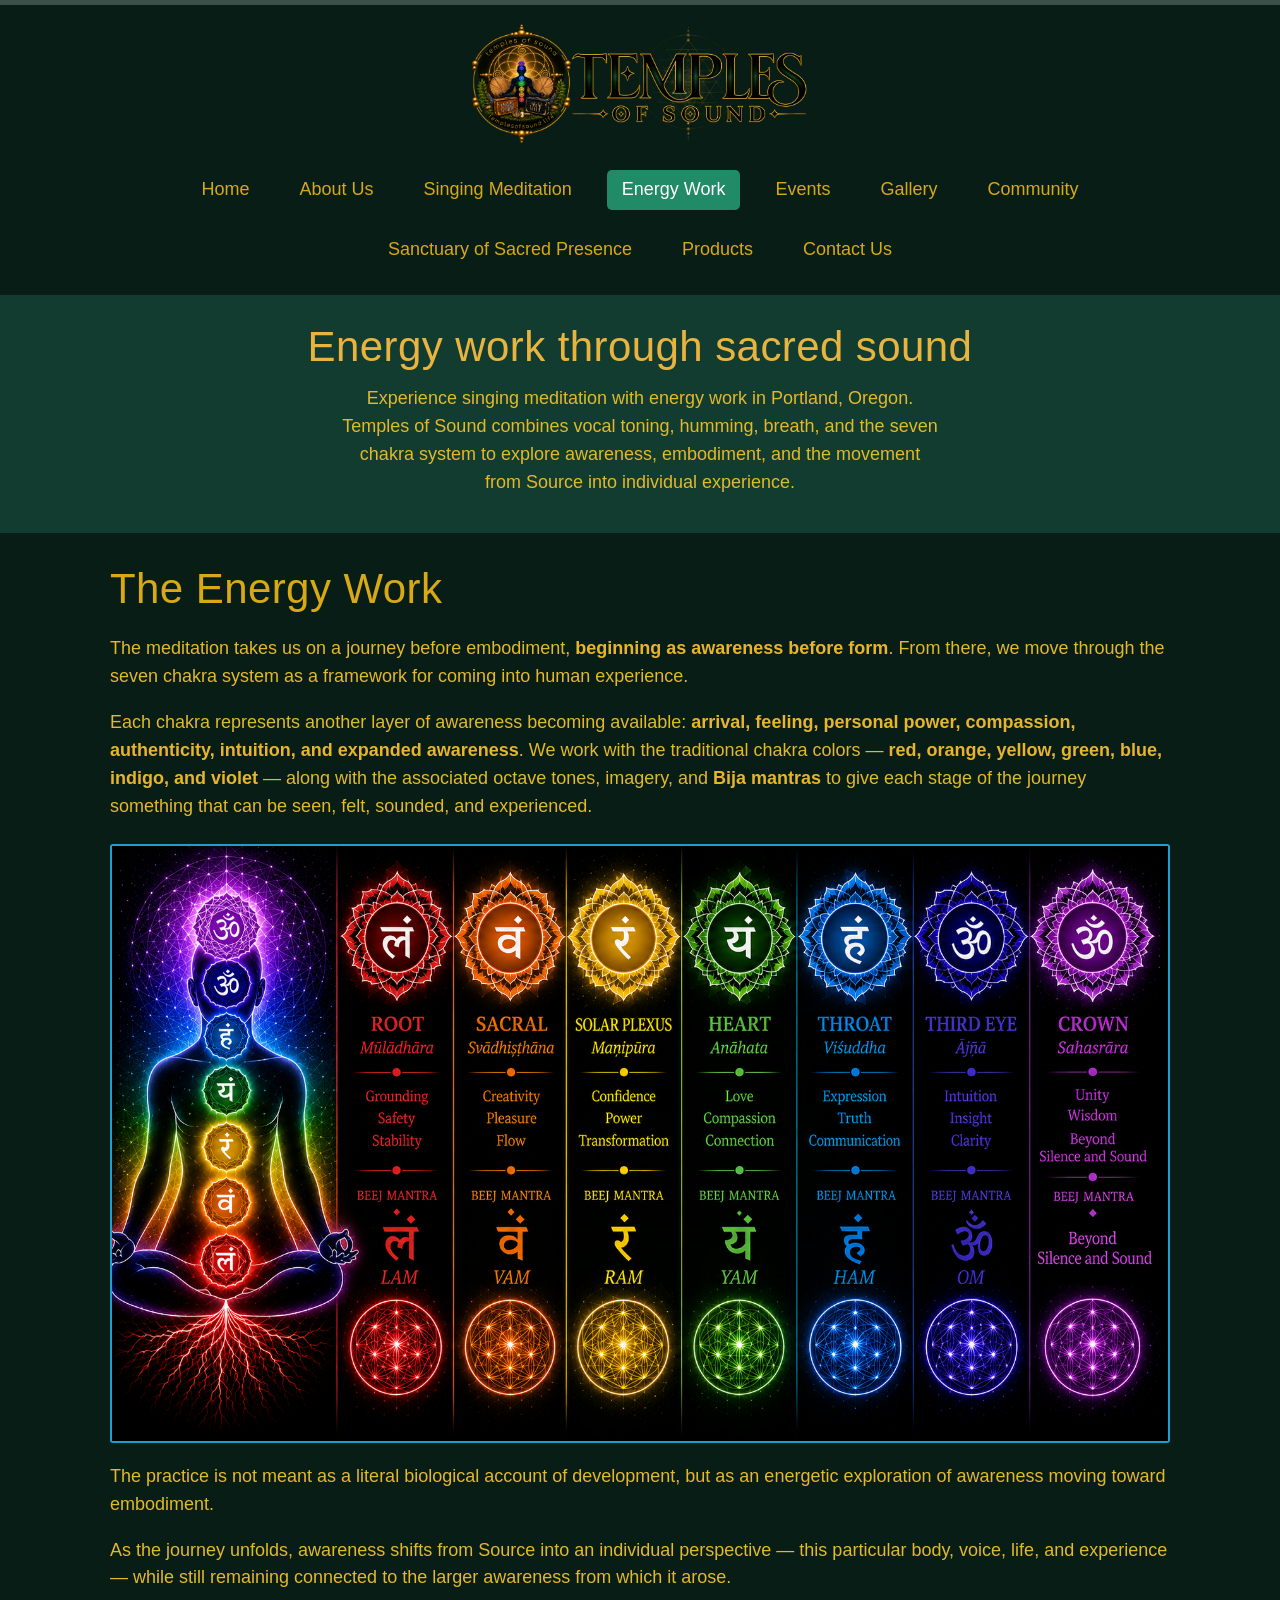
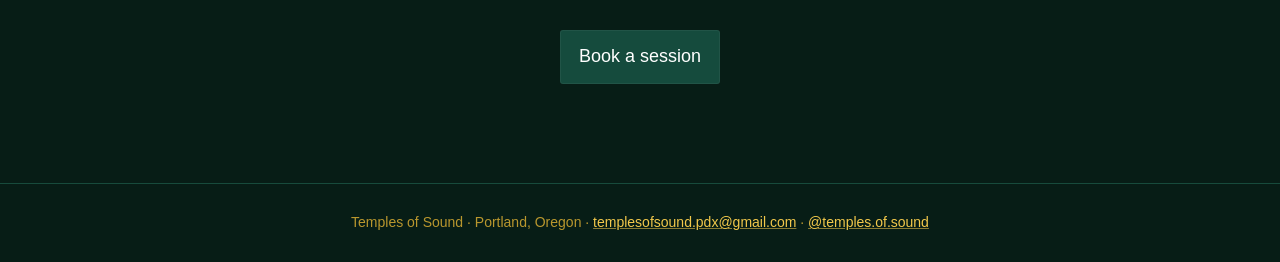
<file: energy-work.html>
<!doctype html>
<html lang="en">
<head>
  <meta charset="utf-8">
  <meta name="viewport" content="width=device-width, initial-scale=1">
  <meta name="description" content="Energy work through sacred sound, vocal toning, breath, and the seven chakra system with Temples of Sound in Portland, Oregon.">
  <meta name="theme-color" content="#071d16">
  <title>Energy Work | Temples of Sound</title>
  <link rel="stylesheet" href="styles.css?v=5">
</head>
<body>
  <div class="site-shell">
    <header class="header">
      <div class="header-inner">
        <a class="brand" href="/" aria-label="Temples of Sound home"><img src="assets/header-logo.png" alt="Temples of Sound"></a>
        <button class="menu-btn" type="button" aria-label="Toggle navigation">Menu</button>
        <nav class="nav" aria-label="Main navigation">
          <a href="/">Home</a>
          <a href="/about.html">About Us</a>
          <a href="/singing-meditation.html">Singing Meditation</a>
          <a href="/energy-work.html" class="active" aria-current="page">Energy Work</a>
          <a href="/events.html">Events</a>
          <a href="/gallery.html">Gallery</a>
          <a href="/community.html">Community</a>
          <a href="https://sanctuaryofsacredpresence.com" target="_blank" rel="noopener noreferrer">Sanctuary of Sacred Presence</a>
          <a href="/products.html">Products</a>
        <a href="/contact.html">Contact Us</a>
        </nav>
      </div>
    </header>

    <div class="hero-band">
      <h1>Energy work through sacred sound</h1>
      <p>Experience singing meditation with energy work in Portland, Oregon. Temples of Sound combines vocal toning, humming, breath, and the seven chakra system to explore awareness, embodiment, and the movement from Source into individual experience.</p>
    </div>

    <main>
      <section>
        <h1>The Energy Work</h1>
        <p>The meditation takes us on a journey before embodiment, <strong>beginning as awareness before form</strong>. From there, we move through the seven chakra system as a framework for coming into human experience.</p>
        <p>Each chakra represents another layer of awareness becoming available: <strong>arrival, feeling, personal power, compassion, authenticity, intuition, and expanded awareness</strong>. We work with the traditional chakra colors — <strong>red, orange, yellow, green, blue, indigo, and violet</strong> — along with the associated octave tones, imagery, and <strong>Bija mantras</strong> to give each stage of the journey something that can be seen, felt, sounded, and experienced.</p>
        <img class="chakra-chart" src="assets/chakra-chart.png" alt="Seven chakra system chart">
        <p>The practice is not meant as a literal biological account of development, but as an energetic exploration of awareness moving toward embodiment.</p>
        <p>As the journey unfolds, awareness shifts from Source into an individual perspective — this particular body, voice, life, and experience — while still remaining connected to the larger awareness from which it arose.</p>
        <div class="center" style="margin-top:38px"><a class="btn" href="/contact.html">Book a session</a></div>
      </section>
    </main>

    <footer class="footer">Temples of Sound · Portland, Oregon · <a href="mailto:templesofsound.pdx@gmail.com">templesofsound.pdx@gmail.com</a> · <a href="https://www.instagram.com/temples.of.sound/" target="_blank" rel="noopener noreferrer">@temples.of.sound</a></footer>
  </div>
  <script src="script.js?v=4"></script>
</body>
</html>
</file>
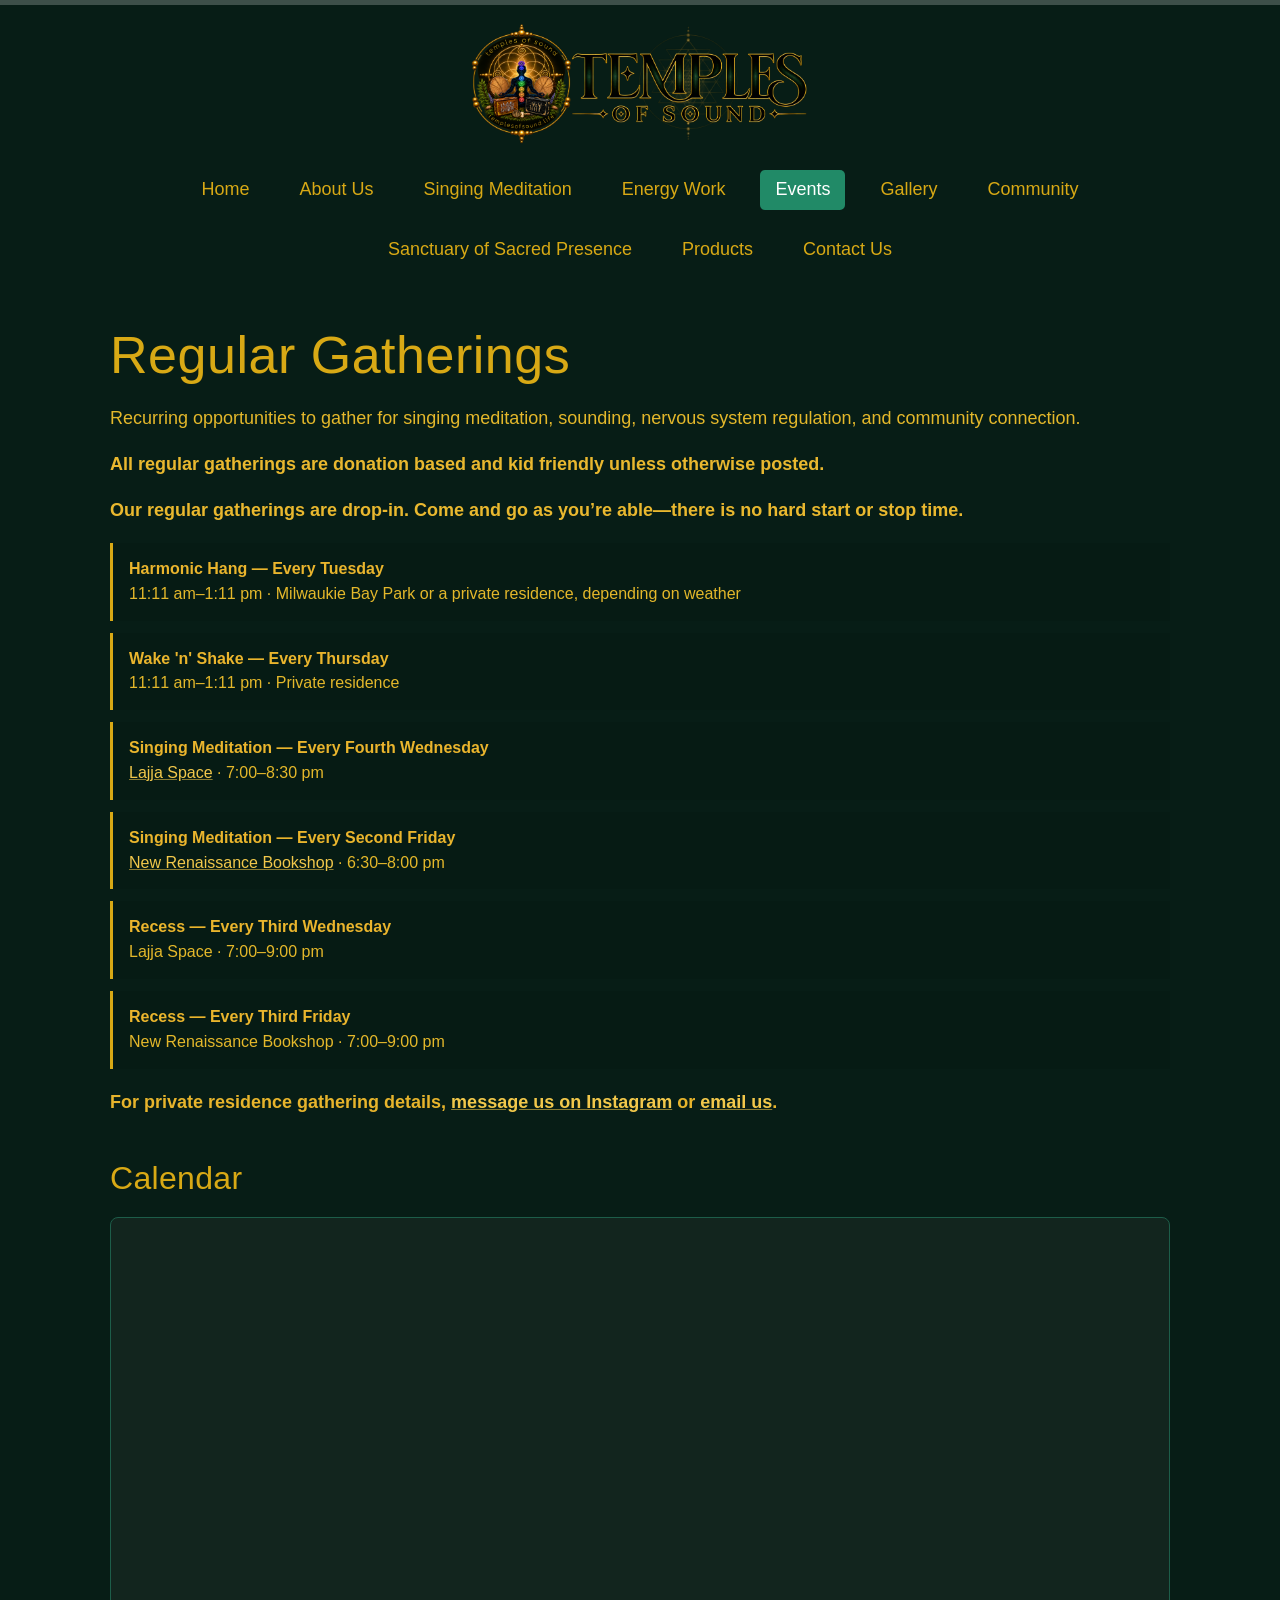
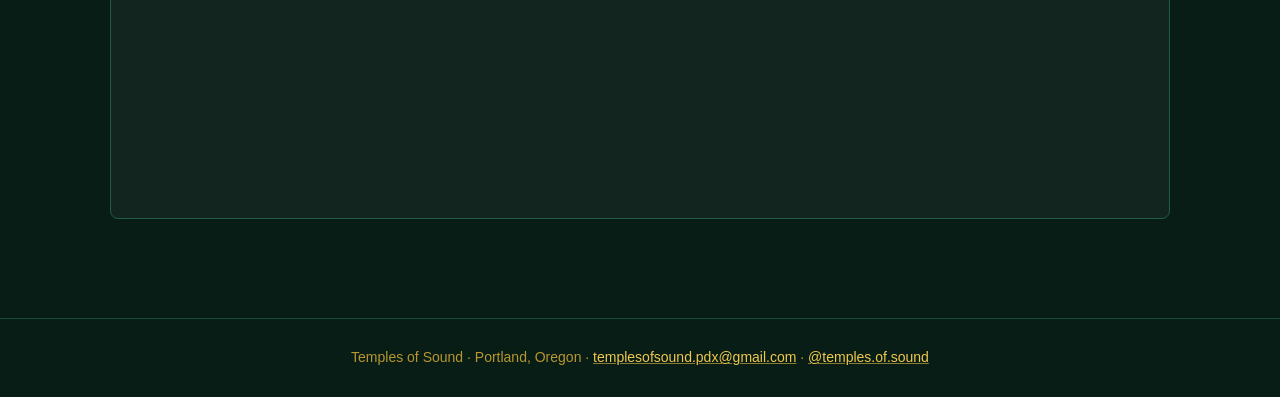
<file: events.html>
<!doctype html>
<html lang="en">
<head>
  <meta charset="utf-8">
  <meta name="viewport" content="width=device-width, initial-scale=1">
  <meta name="description" content="Upcoming Temples of Sound gatherings and calendar in Portland, Oregon.">
  <meta name="theme-color" content="#071d16">
  <title>Events | Temples of Sound</title>
  <link rel="stylesheet" href="styles.css?v=6">
  <style>
    .events-nav{display:flex}
    .events-page-title{font-size:clamp(2.25rem,5vw,3.25rem);line-height:1.08;margin:4px 0 22px}
    @media(max-width:800px){
      .events-nav{display:flex;flex-direction:row;align-items:center;justify-content:flex-start;flex-wrap:nowrap;gap:.25rem;overflow-x:auto;padding:10px 0 16px;-webkit-overflow-scrolling:touch}
      .events-nav a{flex:0 0 auto;white-space:nowrap;text-align:left}
    }
  </style>
</head>
<body>
  <div class="site-shell">
    <header class="header">
      <div class="header-inner">
        <a class="brand" href="/" aria-label="Temples of Sound home">
          <img src="assets/header-logo.png" alt="Temples of Sound">
        </a>
        <nav class="nav events-nav" aria-label="Main navigation">
          <a href="/">Home</a>
          <a href="/about.html">About Us</a>
          <a href="/singing-meditation.html">Singing Meditation</a>
          <a href="/energy-work.html">Energy Work</a>
          <a href="/events.html" class="active" aria-current="page">Events</a>
          <a href="/gallery.html">Gallery</a>
          <a href="/community.html">Community</a>
          <a href="https://sanctuaryofsacredpresence.com" target="_blank" rel="noopener noreferrer">Sanctuary of Sacred Presence</a>
          <a href="/products.html">Products</a>
        <a href="/contact.html">Contact Us</a>
        </nav>
      </div>
    </header>

    <main>
      <section aria-labelledby="gatherings-title">
        <h1 class="events-page-title" id="gatherings-title">Regular Gatherings</h1>
        <p>Recurring opportunities to gather for singing meditation, sounding, nervous system regulation, and community connection.</p>
        <p class="notice">All regular gatherings are donation based and kid friendly unless otherwise posted.</p>
        <p class="notice">Our regular gatherings are drop-in. Come and go as you’re able—there is no hard start or stop time.</p>

        <div class="event-list">
          <div class="event"><b>Harmonic Hang — Every Tuesday</b><br>11:11 am–1:11 pm · Milwaukie Bay Park or a private residence, depending on weather</div>
          <div class="event"><b>Wake 'n' Shake — Every Thursday</b><br>11:11 am–1:11 pm · Private residence</div>
          <div class="event"><b>Singing Meditation — Every Fourth Wednesday</b><br><a href="https://lajjaspace.com/" target="_blank" rel="noopener noreferrer">Lajja Space</a> · 7:00–8:30 pm</div>
          <div class="event"><b>Singing Meditation — Every Second Friday</b><br><a href="https://www.newrenbooks.com/events" target="_blank" rel="noopener noreferrer">New Renaissance Bookshop</a> · 6:30–8:00 pm</div>
          <div class="event"><b>Recess — Every Third Wednesday</b><br>Lajja Space · 7:00–9:00 pm</div>
          <div class="event"><b>Recess — Every Third Friday</b><br>New Renaissance Bookshop · 7:00–9:00 pm</div>
        </div>

        <p style="margin-top:20px"><strong>For private residence gathering details, <a href="https://www.instagram.com/temples.of.sound/" target="_blank" rel="noopener noreferrer">message us on Instagram</a> or <a href="mailto:templesofsound.pdx@gmail.com">email us</a>.</strong></p>
      </section>

      <section aria-labelledby="calendar-title">
        <h2 id="calendar-title">Calendar</h2>
        <div class="calendar-wrap">
          <iframe src="https://calendar.google.com/calendar/embed?src=templesofsound.pdx%40gmail.com&amp;ctz=America%2FLos_Angeles" width="800" height="600" frameborder="0" scrolling="no" title="Temples of Sound Google Calendar"></iframe>
        </div>
      </section>
    </main>

    <footer class="footer">Temples of Sound · Portland, Oregon · <a href="mailto:templesofsound.pdx@gmail.com">templesofsound.pdx@gmail.com</a> · <a href="https://www.instagram.com/temples.of.sound/" target="_blank" rel="noopener noreferrer">@temples.of.sound</a></footer>
  </div>
  <script src="script.js?v=4"></script>
</body>
</html>
</file>
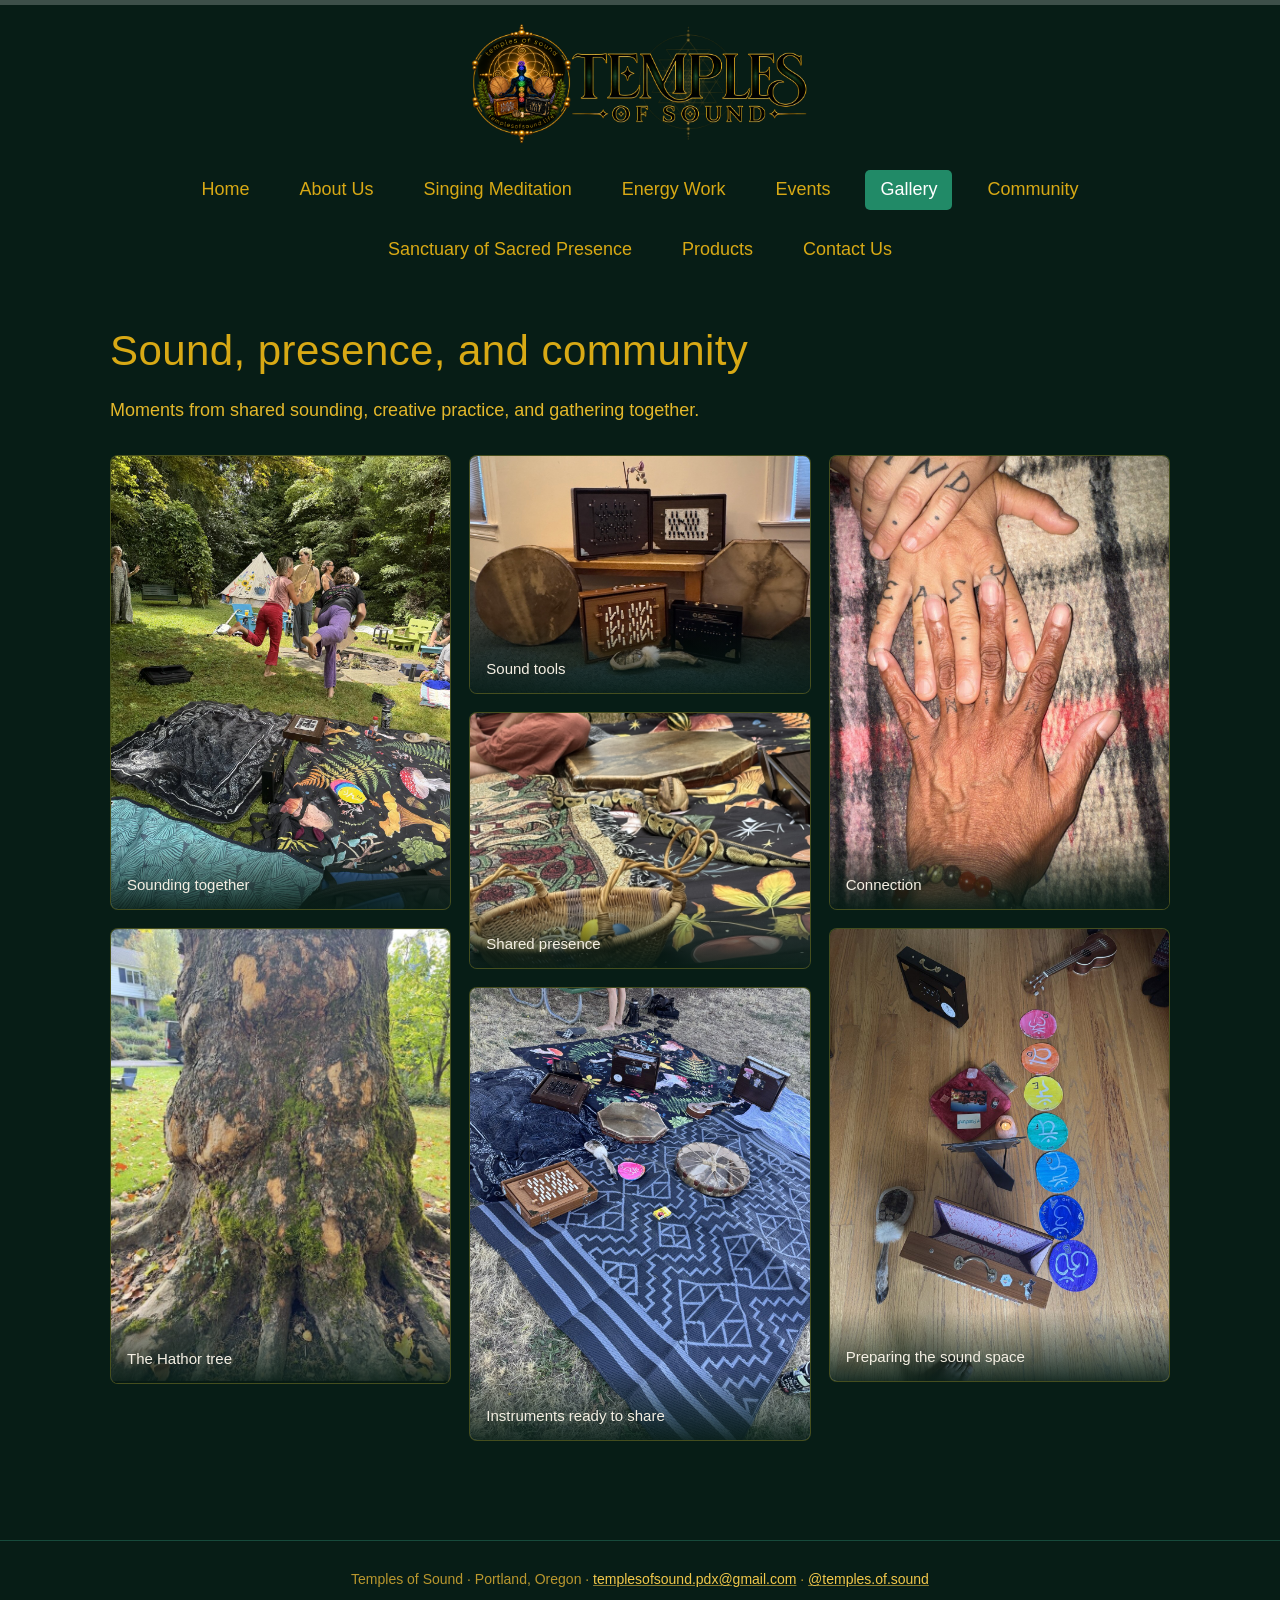
<file: gallery.html>
<!doctype html>
<html lang="en">
<head>
  <meta charset="utf-8">
  <meta name="viewport" content="width=device-width, initial-scale=1">
  <meta name="description" content="Community, sounding, and shared moments with Temples of Sound in Portland, Oregon.">
  <meta name="theme-color" content="#071d16">
  <title>Gallery | Temples of Sound</title>
  <link rel="stylesheet" href="styles.css?v=5">
</head>
<body>
  <div class="site-shell">
    <header class="header">
      <div class="header-inner">
        <a class="brand" href="/" aria-label="Temples of Sound home"><img src="assets/header-logo.png" alt="Temples of Sound"></a>
        <button class="menu-btn" type="button" aria-label="Toggle navigation">Menu</button>
        <nav class="nav" aria-label="Main navigation">
          <a href="/">Home</a>
          <a href="/about.html">About Us</a>
          <a href="/singing-meditation.html">Singing Meditation</a>
          <a href="/energy-work.html">Energy Work</a>
          <a href="/events.html">Events</a>
          <a href="/gallery.html" class="active" aria-current="page">Gallery</a>
          <a href="/community.html">Community</a>
          <a href="https://sanctuaryofsacredpresence.com" target="_blank" rel="noopener noreferrer">Sanctuary of Sacred Presence</a>
          <a href="/products.html">Products</a>
        <a href="/contact.html">Contact Us</a>
        </nav>
      </div>
    </header>

    <main>
      <section>
        <h1>Sound, presence, and community</h1>
        <p class="gallery-intro">Moments from shared sounding, creative practice, and gathering together.</p>
        <div class="gallery-grid">
          <figure class="gallery-item"><img src="assets/gallery-community-sounding.jpeg" alt="Community members sounding and playing drums together outdoors" loading="lazy"><figcaption>Sounding together</figcaption></figure>
          <figure class="gallery-item"><img src="assets/gallery-hathor-tree.jpeg" alt="The Hathor tree in Jillian's yard" loading="lazy"><figcaption>The Hathor tree</figcaption></figure>
          <figure class="gallery-item"><img src="assets/gallery-sound-tools.jpeg" alt="Frame drums, shruti boxes, and other sound instruments arranged together" loading="lazy"><figcaption>Sound tools</figcaption></figure>
          <figure class="gallery-item"><img src="assets/gallery-shared-space-v2.jpg" alt="Community members gathered around a shared outdoor sound space" loading="lazy"><figcaption>Shared presence</figcaption></figure>
          <figure class="gallery-item"><img src="assets/gallery-instruments-outdoors.jpeg" alt="Shruti boxes, drums, and instruments arranged outdoors" loading="lazy"><figcaption>Instruments ready to share</figcaption></figure>
          <figure class="gallery-item"><img src="assets/gallery-hands-together.jpeg" alt="Three community members joining hands" loading="lazy"><figcaption>Connection</figcaption></figure>
          <figure class="gallery-item"><img src="assets/gallery-chakra-sound-space.jpeg" alt="Shruti boxes and handmade chakra symbols arranged for singing meditation" loading="lazy"><figcaption>Preparing the sound space</figcaption></figure>
        </div>
      </section>
    </main>

    <footer class="footer">Temples of Sound · Portland, Oregon · <a href="mailto:templesofsound.pdx@gmail.com">templesofsound.pdx@gmail.com</a> · <a href="https://www.instagram.com/temples.of.sound/" target="_blank" rel="noopener noreferrer">@temples.of.sound</a></footer>
  </div>
  <script src="script.js?v=4"></script>
</body>
</html>
</file>
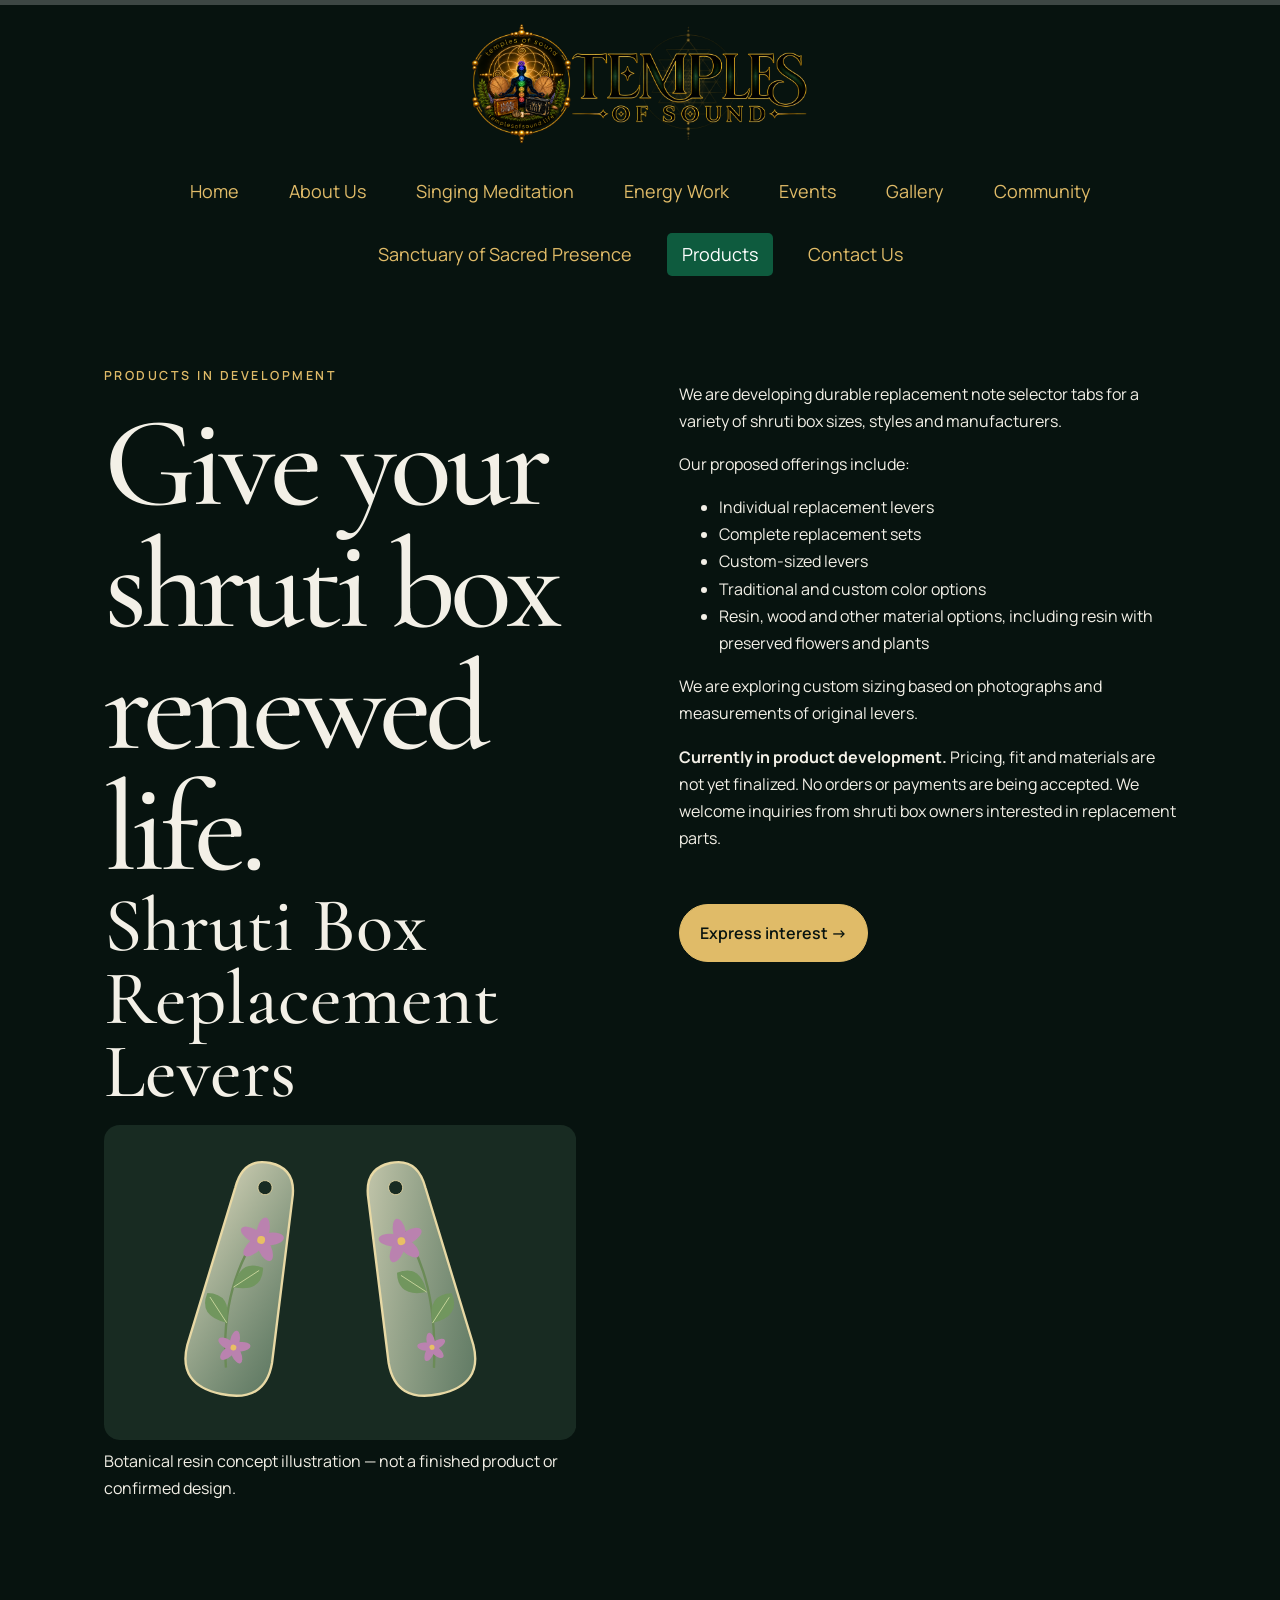
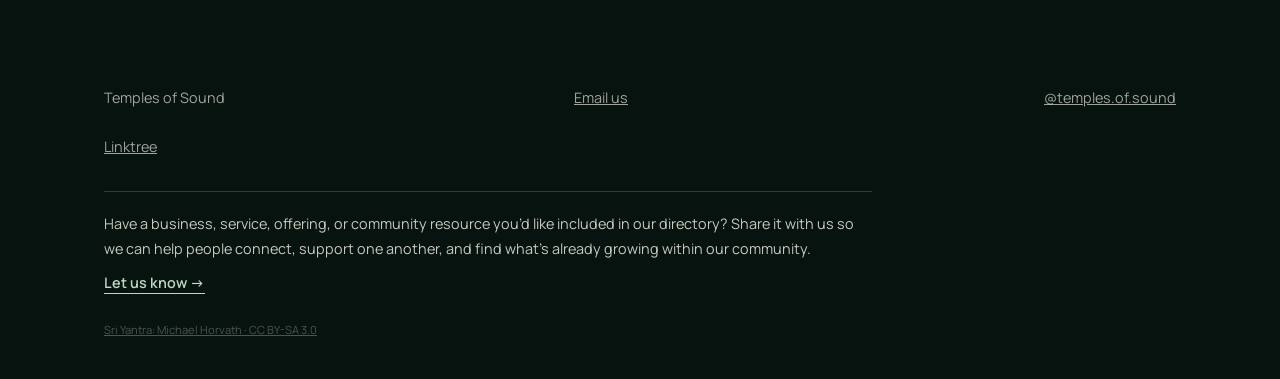
<file: products.html>
<!doctype html>
<html lang="en">
<head>
  <meta charset="utf-8">
  <meta name="viewport" content="width=device-width, initial-scale=1">
  <meta name="description" content="Shruti box replacement levers in development.">
  <meta name="theme-color" content="#07130f">
  <title>Products | Temples of Sound</title>
  <link rel="preconnect" href="https://fonts.googleapis.com">
  <link rel="preconnect" href="https://fonts.gstatic.com" crossorigin>
  <link href="https://fonts.googleapis.com/css2?family=Cormorant+Garamond:wght@500;600&family=Manrope:wght@400;500;600&display=swap" rel="stylesheet">
  <link rel="stylesheet" href="home.css?v=9">
  <link rel="icon" type="image/svg+xml" href="data:image/svg+xml,%3Csvg xmlns='http://www.w3.org/2000/svg' viewBox='0 0 64 64'%3E%3Crect width='64' height='64' rx='32' fill='%2307130f'/%3E%3Cg fill='none' stroke='%23d9b968' stroke-width='2.5'%3E%3Cellipse cx='32' cy='30' rx='8' ry='21'/%3E%3Cellipse cx='32' cy='30' rx='8' ry='21' transform='rotate(45 32 30)'/%3E%3Cellipse cx='32' cy='30' rx='8' ry='21' transform='rotate(90 32 30)'/%3E%3Cellipse cx='32' cy='30' rx='8' ry='21' transform='rotate(135 32 30)'/%3E%3C/g%3E%3C/svg%3E">
</head>
<body><header class="header">
    <div class="header-inner">
      <a class="brand" href="/" aria-label="Temples of Sound home">
        <img src="assets/header-logo.png" alt="Temples of Sound">
      </a>
      <nav class="nav home-nav" aria-label="Main navigation">
        <a href="/">Home</a>
        <a href="/about.html">About Us</a>
        <a href="/singing-meditation.html">Singing Meditation</a>
        <a href="/energy-work.html">Energy Work</a>
        <a href="/events.html">Events</a>
        <a href="/gallery.html">Gallery</a>
        <a href="/community.html">Community</a>
        <a href="https://sanctuaryofsacredpresence.com" target="_blank" rel="noopener noreferrer">Sanctuary of Sacred Presence</a>
          <a class="active" aria-current="page" href="/products.html">Products</a>
        <a href="/contact.html">Contact Us</a>
      </nav>
    </div>
  </header><main><section class="welcome" style="padding-top:4rem;align-items:start"><div><p class="eyebrow">Products in development</p><h1>Give your shruti box renewed life.</h1><h2>Shruti Box Replacement Levers</h2><figure style="margin:1rem 0"><svg xmlns="http://www.w3.org/2000/svg" viewBox="0 0 600 400"><defs><linearGradient id="r" x2="1" y2="1"><stop stop-color="#fff9d9" stop-opacity=".8"/><stop offset="1" stop-color="#a4c5a2" stop-opacity=".5"/></linearGradient><g id="flower"><g fill="#ba82af"><ellipse rx="8" ry="17" cy="-12"/><ellipse rx="8" ry="17" cy="-12" transform="rotate(72)"/><ellipse rx="8" ry="17" cy="-12" transform="rotate(144)"/><ellipse rx="8" ry="17" cy="-12" transform="rotate(216)"/><ellipse rx="8" ry="17" cy="-12" transform="rotate(288)"/></g><circle r="5" fill="#e8bf64"/></g><g id="leaf"><path d="M0 0Q-26 -27 0 -45Q26 -27 0 0" fill="#71965e"/><path d="M0 0V-39" stroke="#d0dba1" fill="none"/></g></defs><rect width="600" height="400" rx="20" fill="#182b22"/><g transform="translate(125 45) rotate(12 55 150)"><path d="M55 0Q90 0 92 40L110 248Q112 300 55 300Q-2 300 0 248L18 40Q20 0 55 0Z" fill="url(#r)" stroke="#e8d9a5" stroke-width="3"/><circle cx="55" cy="32" r="9" fill="#182b22" stroke="#e8d9a5"/><path d="M54 266Q23 160 66 74" fill="none" stroke="#6b8b57" stroke-width="3"/><use href="#leaf" transform="translate(43 210) rotate(-45)"/><use href="#leaf" transform="translate(42 164) rotate(45)"/><use href="#flower" transform="translate(64 98)"/><use href="#flower" transform="translate(58 239) scale(.75)"/></g><g transform="translate(340 45) rotate(-12 55 150)"><path d="M55 0Q90 0 92 40L110 248Q112 300 55 300Q-2 300 0 248L18 40Q20 0 55 0Z" fill="url(#r)" stroke="#e8d9a5" stroke-width="3"/><circle cx="55" cy="32" r="9" fill="#182b22" stroke="#e8d9a5"/><path d="M55 266Q85 150 48 75" fill="none" stroke="#6b8b57" stroke-width="3"/><use href="#leaf" transform="translate(65 210) rotate(45)"/><use href="#leaf" transform="translate(66 170) rotate(-45)"/><use href="#flower" transform="translate(48 100)"/><use href="#flower" transform="translate(58 240) scale(.65)"/></g></svg><figcaption>Botanical resin concept illustration — not a finished product or confirmed design.</figcaption></figure></div><div class="welcome-copy"><p>We are developing durable replacement note selector tabs for a variety of shruti box sizes, styles and manufacturers.</p><p>Our proposed offerings include:</p><ul><li>Individual replacement levers</li><li>Complete replacement sets</li><li>Custom-sized levers</li><li>Traditional and custom color options</li><li>Resin, wood and other material options, including resin with preserved flowers and plants</li></ul><p>We are exploring custom sizing based on photographs and measurements of original levers.</p><p><strong>Currently in product development.</strong> Pricing, fit and materials are not yet finalized. No orders or payments are being accepted. We welcome inquiries from shruti box owners interested in replacement parts.</p><a class="button" href="mailto:templesofsound.pdx@gmail.com?subject=Shruti%20Box%20Replacement%20Levers">Express interest →</a></div></section></main><footer>
    <p>Temples of Sound</p>
    <a href="mailto:templesofsound.pdx@gmail.com">Email us</a>
    <a href="https://www.instagram.com/temples.of.sound/" target="_blank" rel="noopener noreferrer">@temples.of.sound</a>
    <a href="https://linktr.ee/templesofsound?utm_source=linktree_profile_share&ltsid=044fd541-209d-4eca-b68c-1b37d0deb558" target="_blank" rel="noopener noreferrer">Linktree</a>
    <div class="directory-invite">
      <p>Have a business, service, offering, or community resource you’d like included in our directory? Share it with us so we can help people connect, support one another, and find what’s already growing within our community.</p>
      <a href="mailto:templesofsound.pdx@gmail.com?subject=Community%20Directory%20Submission">Let us know <span aria-hidden="true">→</span></a>
    </div>
    <a class="art-credit" href="https://commons.wikimedia.org/wiki/File:SriYantra_monochrome.svg" target="_blank" rel="noopener noreferrer">Sri Yantra: Michael Horvath · CC BY-SA 3.0</a>
  </footer>
  <script src="/script.js?v=4"></script>
</body>
</html>
</file>
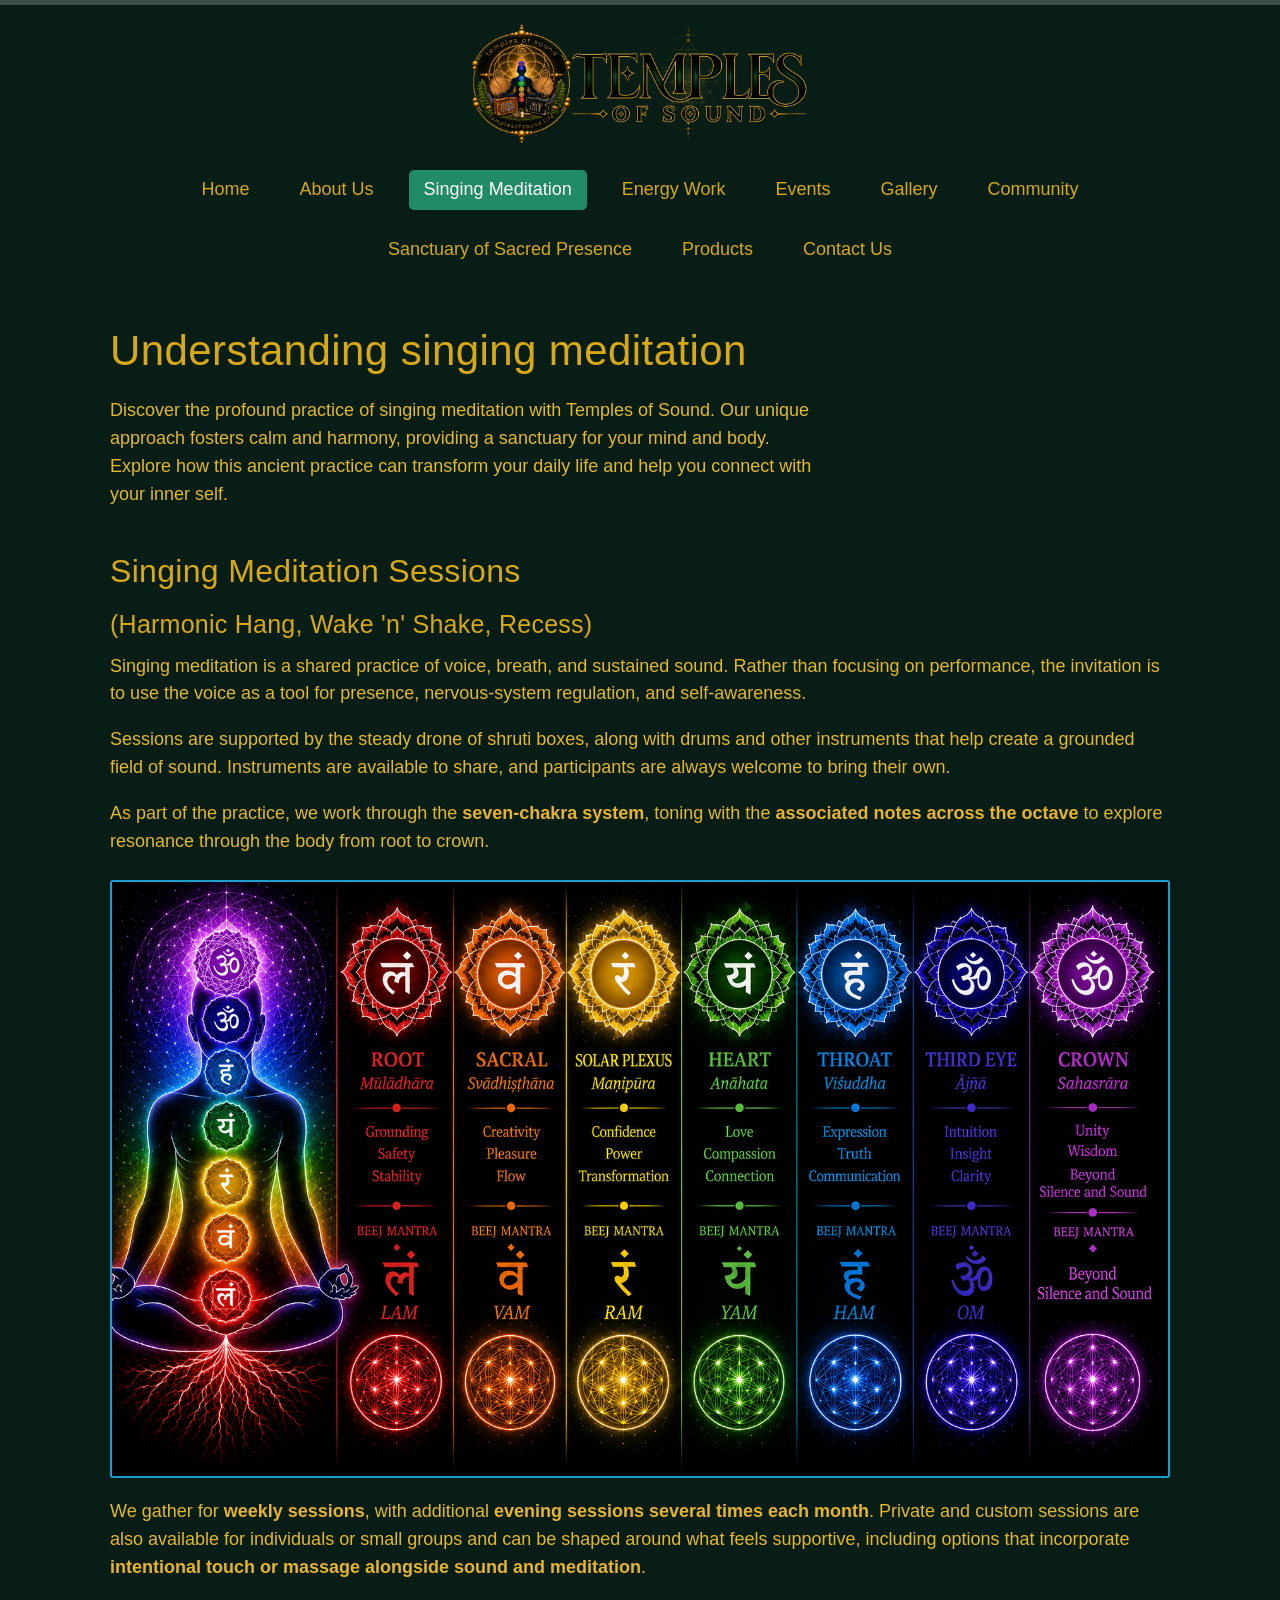
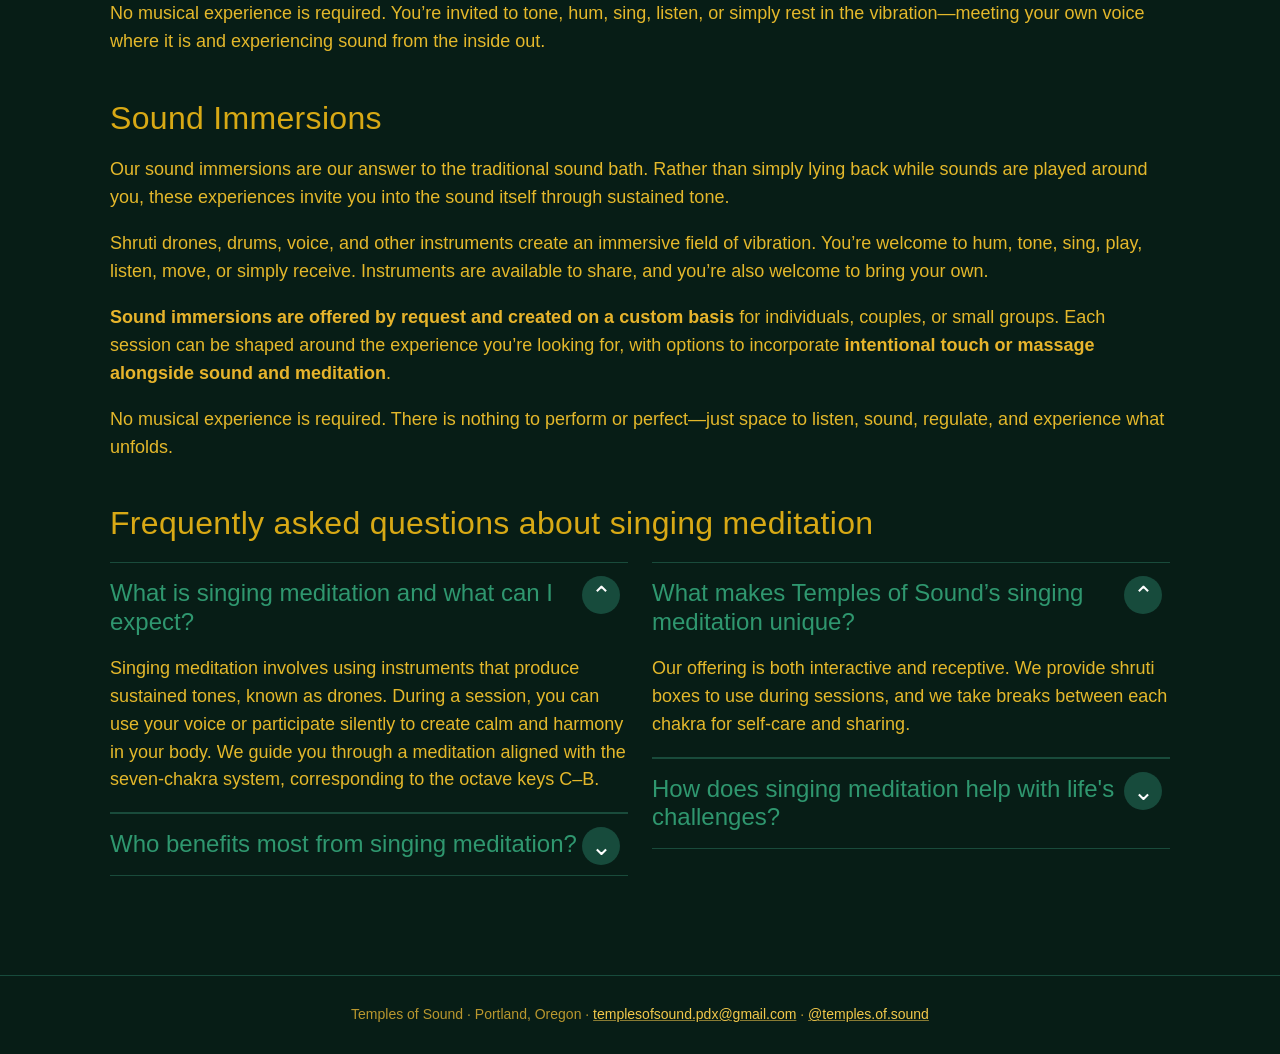
<file: singing-meditation.html>
<!doctype html><html lang="en"><head><meta charset="utf-8"><meta name="viewport" content="width=device-width,initial-scale=1"><title>Singing Meditation | Temples of Sound</title><meta name="description" content="Temples of Sound — singing meditation, sound immersion, energy work, and community in Portland, Oregon."><link rel="stylesheet" href="styles.css"></head><body><div class="site-shell">
<header class="header"><div class="header-inner"><a class="brand" href="index.html"><img src="assets/header-logo.png" alt="Temples of Sound"></a><button class="menu-btn" aria-label="Toggle navigation">Menu</button><nav class="nav">
<a href="index.html">Home</a><a href="about.html">About Us</a><a href="singing-meditation.html" class="active">Singing Meditation</a><a href="energy-work.html">Energy Work</a><a href="events.html">Events</a><a href="community.html">Community</a><a href="https://sanctuaryofsacredpresence.com" target="_blank" rel="noopener noreferrer">Sanctuary of Sacred Presence</a>
          <a href="/products.html">Products</a>
        <a href="contact.html">Contact Us</a>
</nav></div></header>
<main><section><h1>Understanding singing meditation</h1><p class="narrow" style="margin-left:0">Discover the profound practice of singing meditation with Temples of Sound. Our unique approach fosters calm and harmony, providing a sanctuary for your mind and body. Explore how this ancient practice can transform your daily life and help you connect with your inner self.</p></section>
<section><h2>Singing Meditation Sessions</h2><h3 style="color:var(--gold)">(Harmonic Hang, Wake 'n' Shake, Recess)</h3><p>Singing meditation is a shared practice of voice, breath, and sustained sound. Rather than focusing on performance, the invitation is to use the voice as a tool for presence, nervous-system regulation, and self-awareness.</p><p>Sessions are supported by the steady drone of shruti boxes, along with drums and other instruments that help create a grounded field of sound. Instruments are available to share, and participants are always welcome to bring their own.</p><p>As part of the practice, we work through the <strong>seven-chakra system</strong>, toning with the <strong>associated notes across the octave</strong> to explore resonance through the body from root to crown.</p><img class="chakra-chart" src="assets/chakra-chart.png" alt="Seven chakra system chart"><p>We gather for <strong>weekly sessions</strong>, with additional <strong>evening sessions several times each month</strong>. Private and custom sessions are also available for individuals or small groups and can be shaped around what feels supportive, including options that incorporate <strong>intentional touch or massage alongside sound and meditation</strong>.</p><p>No musical experience is required. You’re invited to tone, hum, sing, listen, or simply rest in the vibration—meeting your own voice where it is and experiencing sound from the inside out.</p></section>
<section><h2>Sound Immersions</h2><p>Our sound immersions are our answer to the traditional sound bath. Rather than simply lying back while sounds are played around you, these experiences invite you into the sound itself through sustained tone.</p><p>Shruti drones, drums, voice, and other instruments create an immersive field of vibration. You’re welcome to hum, tone, sing, play, listen, move, or simply receive. Instruments are available to share, and you’re also welcome to bring your own.</p><p><strong>Sound immersions are offered by request and created on a custom basis</strong> for individuals, couples, or small groups. Each session can be shaped around the experience you’re looking for, with options to incorporate <strong>intentional touch or massage alongside sound and meditation</strong>.</p><p>No musical experience is required. There is nothing to perform or perfect—just space to listen, sound, regulate, and experience what unfolds.</p></section>
<section><h2>Frequently asked questions about singing meditation</h2><div class="faq-grid"><div><details open><summary>What is singing meditation and what can I expect?</summary><p>Singing meditation involves using instruments that produce sustained tones, known as drones. During a session, you can use your voice or participate silently to create calm and harmony in your body. We guide you through a meditation aligned with the seven-chakra system, corresponding to the octave keys C–B.</p></details><details><summary>Who benefits most from singing meditation?</summary><p>People who have difficulty with conventional silent meditation often appreciate having breath, vibration, and voice as a focal point. No musical experience is required.</p></details></div><div><details open><summary>What makes Temples of Sound’s singing meditation unique?</summary><p>Our offering is both interactive and receptive. We provide shruti boxes to use during sessions, and we take breaks between each chakra for self-care and sharing.</p></details><details><summary>How does singing meditation help with life's challenges?</summary><p>Sound can offer a consistent point of focus during stress, emotional intensity, or mental noise. The practice invites you back toward breath, body awareness, self-inquiry, and connection.</p></details></div></div></section>
</main>
<footer class="footer">Temples of Sound · Portland, Oregon · <a href="mailto:templesofsound.pdx@gmail.com">templesofsound.pdx@gmail.com</a> · <a href="https://www.instagram.com/temples.of.sound/">@temples.of.sound</a></footer>
</div><script src="script.js"></script></body></html>
</file>
<file: home.css>
/* Homepage styles */
:root {
  --ink: #07130f;
  --forest: #0b241a;
  --emerald: #0e5b3e;
  --mint: #b9dbc6;
  --gold: #e0bb68;
  --cream: #f3f0e7;
  --line: rgba(243, 240, 231, 0.18);
}

* { box-sizing: border-box; }

html { scroll-behavior: smooth; scroll-padding-top: 5rem; }

body {
  margin: 0;
  color: var(--cream);
  background: var(--ink);
  font-family: "Manrope", system-ui, sans-serif;
  font-size: 1rem;
  line-height: 1.7;
}

a { color: inherit; }
a:focus-visible { outline: 2px solid var(--gold); outline-offset: 5px; }

.header { background: var(--ink); border-top: 5px solid rgba(255,255,255,.22); }
.header-inner { max-width: 1120px; margin: auto; padding: 18px 28px 0; }
.nav { display: flex; justify-content: center; gap: 20px; flex-wrap: wrap; padding: 22px 0 25px; }
.nav a { color: var(--gold); text-decoration: none; font-size: 18px; padding: 6px 15px; border-radius: 5px; transition: .2s; }
.nav a:hover, .nav a.active { background: var(--emerald); color: white; }

.brand {
  display: flex;
  justify-content: center;
  text-decoration: none;
}

.brand img {
  display: block;
  width: min(360px, 72vw);
  height: auto;
}

.header-link, .text-link {
  color: var(--mint);
  text-underline-offset: .3rem;
  text-decoration-thickness: 1px;
}

.hero {
  position: relative;
  isolation: isolate;
  min-height: min(760px, 84svh);
  display: flex;
  flex-direction: column;
  justify-content: center;
  align-items: flex-start;
  overflow: hidden;
  padding: 5rem max(1.25rem, calc((100vw - 1050px) / 2)) 6rem;
  background:
    radial-gradient(circle at 75% 30%, rgba(14, 91, 62, .52), transparent 34%),
    linear-gradient(135deg, var(--ink), var(--forest));
}

.hero::after {
  content: "";
  position: absolute;
  z-index: -1;
  inset: auto -8rem -16rem auto;
  width: 36rem;
  aspect-ratio: 1;
  border: 1px solid rgba(217, 185, 104, .25);
  border-radius: 50%;
  box-shadow: 0 0 0 6rem rgba(217, 185, 104, .035), 0 0 0 12rem rgba(217, 185, 104, .025);
}

.hero-symbol {
  position: absolute;
  z-index: -1;
  top: 50%;
  right: clamp(-6rem, 2vw, 3rem);
  width: clamp(18rem, 40vw, 34rem);
  aspect-ratio: 1;
  transform: translateY(-48%);
  opacity: .15;
  filter: drop-shadow(0 0 18px rgba(224, 187, 104, .06));
}

.eyebrow {
  margin: 0 0 1.1rem;
  color: var(--gold);
  font-size: .78rem;
  font-weight: 600;
  letter-spacing: .2em;
  text-transform: uppercase;
}

h1, h2 {
  margin: 0;
  font-family: "Cormorant Garamond", Georgia, serif;
  font-weight: 500;
  line-height: .95;
}

h1 {
  max-width: 850px;
  font-size: clamp(4rem, 10vw, 8.5rem);
  letter-spacing: -.045em;
}

h1 em { color: var(--mint); font-weight: 500; }

.intro {
  max-width: 690px;
  margin: 1.6rem 0 0;
  font-size: clamp(1.15rem, 2.1vw, 1.45rem);
  line-height: 1.55;
}

.supporting { max-width: 670px; margin: 1rem 0 0; color: rgba(243, 240, 231, .72); }

.button {
  display: inline-flex;
  align-items: center;
  gap: 1rem;
  margin-top: 2.25rem;
  padding: .9rem 1.25rem;
  color: var(--ink);
  background: var(--gold);
  border: 1px solid var(--gold);
  border-radius: 999px;
  font-weight: 600;
  text-decoration: none;
  transition: background .2s ease, color .2s ease, transform .2s ease;
}

.button:hover, .button:focus-visible { color: var(--cream); background: transparent; transform: translateY(-2px); }

.welcome, .practice {
  display: grid;
  grid-template-columns: minmax(0, .95fr) minmax(0, 1fr);
  gap: clamp(2.5rem, 8vw, 8rem);
  max-width: 1200px;
  margin: 0 auto;
  padding: clamp(5rem, 10vw, 9rem) clamp(1.25rem, 5vw, 4.5rem);
}

.welcome h2, .practice h2, .mantra h2 { font-size: clamp(2.8rem, 6vw, 5.3rem); }
.welcome-copy, .practice-copy { max-width: 34rem; padding-top: 1rem; }
.welcome-copy p:first-child, .practice-copy p:first-child { margin-top: 0; }

.mantra {
  padding: clamp(5rem, 10vw, 9rem) clamp(1.25rem, 8vw, 8rem);
  color: var(--cream);
  background: var(--forest);
  text-align: center;
  border-block: 1px solid var(--line);
}

.mantra p { margin: 0 0 1.5rem; color: var(--gold); font-size: .78rem; font-weight: 600; letter-spacing: .16em; text-transform: uppercase; }
.mantra h2 { line-height: 1.05; margin-bottom: 1.5rem; }
.mantra em { color: var(--mint); font-weight: 500; }
.mantra div { color: var(--mint); }

.offerings { max-width: 1200px; margin: auto; padding: clamp(5rem, 10vw, 9rem) clamp(1.25rem, 5vw, 4.5rem); }
.offerings h2 { font-size: clamp(2.8rem, 6vw, 5.3rem); }
.cards { display: grid; grid-template-columns: repeat(3, 1fr); gap: 1rem; margin-top: 2.5rem; }
.cards article { min-height: 260px; padding: 1.7rem; border: 1px solid rgba(217, 185, 104, .25); background: linear-gradient(145deg, #133f30, #0a2119); }
.cards span { display: block; margin-bottom: 3rem; color: var(--gold); font-size: .8rem; }
.cards h3 { margin: 0 0 .8rem; font-size: clamp(2rem, 3vw, 2.7rem); }
.cards p { margin: 0; color: rgba(243, 240, 231, .8); }
.offerings .text-link { margin-top: 2rem; }

.campaign {
  border-block: 1px solid var(--line);
  background: linear-gradient(125deg, #0b241a, #123b2c 72%, #0b241a);
}
.campaign-inner {
  display: grid;
  grid-template-columns: minmax(0, .95fr) minmax(0, 1fr);
  gap: clamp(2.5rem, 8vw, 8rem);
  max-width: 1200px;
  margin: auto;
  padding: clamp(5rem, 10vw, 8rem) clamp(1.25rem, 5vw, 4.5rem);
}
.campaign h2 { max-width: 9ch; font-size: clamp(2.8rem, 6vw, 5.3rem); }
.campaign-copy { max-width: 36rem; }
.campaign-copy p:first-child { margin-top: 0; }
.campaign-copy p { color: rgba(243, 240, 231, .9); }
.campaign .button { margin-top: 1rem; }

.closing { padding: clamp(5rem, 9vw, 8rem) 1.25rem; background: var(--emerald); text-align: center; }
.closing h2 { font-size: clamp(3rem, 7vw, 6rem); }
.closing .button { background: var(--cream); border-color: var(--cream); }
.closing .button:hover { background: transparent; color: var(--cream); }

.practice { border-bottom: 1px solid var(--line); }
.text-link { display: inline-block; margin-top: 1.25rem; }

footer {
  display: grid;
  grid-template-columns: 1fr 1fr auto;
  gap: 1.5rem;
  max-width: 1200px;
  margin: 0 auto;
  padding: 2.5rem clamp(1.25rem, 5vw, 4.5rem);
  color: rgba(243, 240, 231, .65);
  font-size: .9rem;
}

footer p { margin: 0; }

.directory-invite {
  grid-column: 1 / -1;
  max-width: 48rem;
  margin-top: .5rem;
  padding-top: 1.25rem;
  border-top: 1px solid var(--line);
  color: rgba(243, 240, 231, .82);
}

.directory-invite a {
  display: inline-block;
  margin-top: .65rem;
  color: var(--mint);
  font-weight: 600;
  text-underline-offset: .3rem;
}

.art-credit { opacity: .45; font-size: .7rem; }

@media (max-width: 720px) {
  .header-inner { padding: 18px 18px 0; }
  .brand img { width: min(240px, 68vw); }
  .hero { min-height: calc(88svh - 100px); padding-top: 4rem; }
  .home-nav { display: flex; flex-direction: row; justify-content: flex-start; flex-wrap: nowrap; overflow-x: auto; gap: .35rem; padding: 10px 0 16px; -webkit-overflow-scrolling: touch; }
  .home-nav a { flex: 0 0 auto; white-space: nowrap; font-size: 16px; }
  .hero-symbol { top: 38%; right: -9rem; width: 25rem; opacity: .1; }
  .welcome, .practice, .campaign-inner { grid-template-columns: 1fr; gap: 2rem; }
  .welcome-copy, .practice-copy { padding-top: 0; }
  .cards { grid-template-columns: 1fr; }
  .cards article { min-height: 0; }
  .cards span { margin-bottom: 1.5rem; }
  footer { grid-template-columns: 1fr; gap: .5rem; }
}

@media (prefers-reduced-motion: reduce) {
  html { scroll-behavior: auto; }
  .button { transition: none; }
}
</file>
<file: temples-of-sound/styles.css>
:root {
  --ink: #07130f;
  --forest: #0b241a;
  --emerald: #0e5b3e;
  --mint: #b9dbc6;
  --gold: #e0bb68;
  --cream: #f3f0e7;
  --line: rgba(243, 240, 231, 0.18);
}

* { box-sizing: border-box; }

html { scroll-behavior: smooth; scroll-padding-top: 5rem; }

body {
  margin: 0;
  color: var(--cream);
  background: var(--ink);
  font-family: "Manrope", system-ui, sans-serif;
  font-size: 1rem;
  line-height: 1.7;
}

a { color: inherit; }
a:focus-visible { outline: 2px solid var(--gold); outline-offset: 5px; }

.site-header {
  position: relative;
  z-index: 2;
  inset: 0 0 auto;
  display: flex;
  align-items: center;
  justify-content: space-between;
  gap: 1rem;
  max-width: 1200px;
  margin: 0 auto;
  padding: 1.5rem clamp(1.25rem, 5vw, 4.5rem);
  border-bottom: 1px solid var(--line);
}

nav { display: flex; align-items: center; gap: clamp(.7rem, 2.5vw, 2rem); font-size: .85rem; }
nav a { text-decoration: none; }
nav a:hover { text-decoration: underline; text-underline-offset: .3rem; }

.brand {
  display: flex;
  align-items: center;
  gap: .65rem;
  text-decoration: none;
  font-weight: 600;
  letter-spacing: .02em;
}

.lotus { color: var(--gold); font-size: 1.4rem; }

.header-link, .text-link {
  color: var(--mint);
  text-underline-offset: .3rem;
  text-decoration-thickness: 1px;
}

.hero {
  position: relative;
  isolation: isolate;
  min-height: min(760px, 84svh);
  display: flex;
  flex-direction: column;
  justify-content: center;
  align-items: flex-start;
  overflow: hidden;
  padding: 5rem max(1.25rem, calc((100vw - 1050px) / 2)) 6rem;
  background:
    radial-gradient(circle at 75% 30%, rgba(14, 91, 62, .52), transparent 34%),
    linear-gradient(135deg, var(--ink), var(--forest));
}

.hero::after {
  content: "";
  position: absolute;
  z-index: -1;
  inset: auto -8rem -16rem auto;
  width: 36rem;
  aspect-ratio: 1;
  border: 1px solid rgba(217, 185, 104, .25);
  border-radius: 50%;
  box-shadow: 0 0 0 6rem rgba(217, 185, 104, .035), 0 0 0 12rem rgba(217, 185, 104, .025);
}

.hero-mark {
  position: absolute;
  z-index: -1;
  top: 50%;
  right: clamp(-6rem, 2vw, 3rem);
  width: clamp(18rem, 40vw, 34rem);
  aspect-ratio: 1;
  transform: translateY(-48%);
  opacity: .22;
}

.hero-mark span {
  position: absolute;
  inset: 10% 38%;
  border: 2px solid var(--gold);
  border-radius: 50%;
}

.hero-mark span:nth-child(2) { transform: rotate(45deg); }
.hero-mark span:nth-child(3) { transform: rotate(90deg); }
.hero-mark span:nth-child(4) { transform: rotate(135deg); }

.eyebrow {
  margin: 0 0 1.1rem;
  color: var(--gold);
  font-size: .78rem;
  font-weight: 600;
  letter-spacing: .2em;
  text-transform: uppercase;
}

h1, h2 {
  margin: 0;
  font-family: "Cormorant Garamond", Georgia, serif;
  font-weight: 500;
  line-height: .95;
}

h1 {
  max-width: 850px;
  font-size: clamp(4rem, 10vw, 8.5rem);
  letter-spacing: -.045em;
}

h1 em { color: var(--mint); font-weight: 500; }

.intro {
  max-width: 690px;
  margin: 1.6rem 0 0;
  font-size: clamp(1.15rem, 2.1vw, 1.45rem);
  line-height: 1.55;
}

.supporting { max-width: 670px; margin: 1rem 0 0; color: rgba(243, 240, 231, .72); }

.button {
  display: inline-flex;
  align-items: center;
  gap: 1rem;
  margin-top: 2.25rem;
  padding: .9rem 1.25rem;
  color: var(--ink);
  background: var(--gold);
  border: 1px solid var(--gold);
  border-radius: 999px;
  font-weight: 600;
  text-decoration: none;
  transition: background .2s ease, color .2s ease, transform .2s ease;
}

.button:hover, .button:focus-visible { color: var(--cream); background: transparent; transform: translateY(-2px); }

.welcome, .practice {
  display: grid;
  grid-template-columns: minmax(0, .95fr) minmax(0, 1fr);
  gap: clamp(2.5rem, 8vw, 8rem);
  max-width: 1200px;
  margin: 0 auto;
  padding: clamp(5rem, 10vw, 9rem) clamp(1.25rem, 5vw, 4.5rem);
}

.welcome h2, .practice h2, .mantra h2 { font-size: clamp(2.8rem, 6vw, 5.3rem); }
.welcome-copy, .practice-copy { max-width: 34rem; padding-top: 1rem; }
.welcome-copy p:first-child, .practice-copy p:first-child { margin-top: 0; }

.mantra {
  padding: clamp(5rem, 10vw, 9rem) clamp(1.25rem, 8vw, 8rem);
  color: var(--cream);
  background: var(--forest);
  text-align: center;
  border-block: 1px solid var(--line);
}

.mantra p { margin: 0 0 1.5rem; color: var(--gold); font-size: .78rem; font-weight: 600; letter-spacing: .16em; text-transform: uppercase; }
.mantra h2 { line-height: 1.05; margin-bottom: 1.5rem; }
.mantra em { color: var(--mint); font-weight: 500; }
.mantra div { color: var(--mint); }

.offerings { max-width: 1200px; margin: auto; padding: clamp(5rem, 10vw, 9rem) clamp(1.25rem, 5vw, 4.5rem); }
.offerings h2 { font-size: clamp(2.8rem, 6vw, 5.3rem); }
.cards { display: grid; grid-template-columns: repeat(3, 1fr); gap: 1rem; margin-top: 2.5rem; }
.cards article { min-height: 260px; padding: 1.7rem; border: 1px solid rgba(217, 185, 104, .25); background: linear-gradient(145deg, #133f30, #0a2119); }
.cards span { display: block; margin-bottom: 3rem; color: var(--gold); font-size: .8rem; }
.cards h3 { margin: 0 0 .8rem; font-size: clamp(2rem, 3vw, 2.7rem); }
.cards p { margin: 0; color: rgba(243, 240, 231, .8); }
.offerings .text-link { margin-top: 2rem; }

.closing { padding: clamp(5rem, 9vw, 8rem) 1.25rem; background: var(--emerald); text-align: center; }
.closing h2 { font-size: clamp(3rem, 7vw, 6rem); }
.closing .button { background: var(--cream); border-color: var(--cream); }
.closing .button:hover { background: transparent; color: var(--cream); }

.practice { border-bottom: 1px solid var(--line); }
.text-link { display: inline-block; margin-top: 1.25rem; }

footer {
  display: grid;
  grid-template-columns: 1fr 1fr auto;
  gap: 1.5rem;
  max-width: 1200px;
  margin: 0 auto;
  padding: 2.5rem clamp(1.25rem, 5vw, 4.5rem);
  color: rgba(243, 240, 231, .65);
  font-size: .9rem;
}

footer p { margin: 0; }

@media (max-width: 720px) {
  .site-header { flex-wrap: wrap; gap: .7rem; }
  nav { width: 100%; justify-content: space-between; gap: .5rem; font-size: .73rem; }
  .header-link { font-size: .73rem; text-align: right; }
  .hero { min-height: calc(88svh - 100px); padding-top: 4rem; }
  .hero-mark { top: 35%; right: -9rem; width: 24rem; }
  .welcome, .practice { grid-template-columns: 1fr; gap: 2rem; }
  .welcome-copy, .practice-copy { padding-top: 0; }
  .cards { grid-template-columns: 1fr; }
  .cards article { min-height: 0; }
  .cards span { margin-bottom: 1.5rem; }
  footer { grid-template-columns: 1fr; gap: .5rem; }
}

@media (prefers-reduced-motion: reduce) {
  html { scroll-behavior: auto; }
  .button { transition: none; }
}
</file>
<file: styles.css>
:root{
  --bg:#071d16;
  --bg-2:#123c2f;
  --bg-3:#0d2b22;
  --gold:#d8a915;
  --gold-bright:#f2c84b;
  --green:#218a67;
  --green-dark:#154b3d;
  --text:#e4b82b;
  --muted:#b78f22;
  --line:#1d5d49;
  --white:#f4efe3;
  --max:1120px;
}
*{box-sizing:border-box}
html{scroll-behavior:smooth}
body{margin:0;background:var(--bg);color:var(--text);font-family:Arial,Helvetica,sans-serif;line-height:1.55}
a{color:var(--gold-bright);text-decoration-color:rgba(242,200,75,.55)}
a:hover{color:#fff2ad}
img{max-width:100%;display:block}
.site-shell{min-height:100vh}
.header{background:var(--bg);border-top:5px solid rgba(255,255,255,.22)}
.header-inner{max-width:var(--max);margin:auto;padding:18px 28px 0}
.brand{display:flex;justify-content:center}
.brand img{width:min(360px,72vw);height:auto}
.nav{display:flex;justify-content:center;gap:20px;flex-wrap:wrap;padding:22px 0 25px}
.nav a{color:var(--gold);text-decoration:none;font-size:18px;padding:6px 15px;border-radius:5px;transition:.2s}
.nav a:hover,.nav a.active{background:var(--green);color:white}
.menu-btn{display:none;background:var(--green);border:0;color:white;padding:9px 13px;border-radius:6px;font-size:18px}
.hero-band{background:var(--bg-2);text-align:center;padding:30px 20px 36px}
.hero-band h1{font-size:42px;line-height:1.05;margin:0 auto 16px;max-width:760px;font-weight:500;color:#e8b43f}
.hero-band p{max-width:600px;margin:0 auto;font-size:18px}
main{max-width:var(--max);margin:auto;padding:28px 30px 55px}
section{margin:0 0 44px}
h1,h2,h3{font-weight:500;line-height:1.15;color:var(--gold);letter-spacing:.01em}
h1{font-size:42px;margin:4px 0 22px}
h2{font-size:32px;margin:0 0 20px}
h3{font-size:25px;margin:0 0 14px;color:#2a936d}
p{font-size:18px;margin:0 0 18px}
strong{font-weight:700;color:#e7b42c}
.two-col{display:grid;grid-template-columns:1fr 1fr;gap:38px;align-items:start}
.card{border:1px solid var(--line);padding:24px;background:rgba(0,0,0,.05);border-radius:8px}
.photo-card{min-height:320px;background:linear-gradient(145deg,#18352b,#0a1d17);border:1px solid rgba(216,169,21,.25);display:flex;align-items:center;justify-content:center;padding:20px;color:#cfa735;text-align:center}
.photo-card.about-photo{min-height:0;aspect-ratio:3/4;padding:0;overflow:hidden;border-radius:8px}
.photo-card.about-photo img{width:100%;height:100%;object-fit:cover;object-position:center}
.gallery-intro{max-width:760px;margin-bottom:30px}
.gallery-grid{columns:3 260px;column-gap:18px}
.gallery-item{position:relative;margin:0 0 18px;overflow:hidden;border:1px solid rgba(216,169,21,.28);border-radius:8px;background:var(--bg-3);break-inside:avoid}
.gallery-item img{width:100%;height:auto;transition:transform .35s ease}
.gallery-item:hover img{transform:scale(1.025)}
.gallery-item figcaption{position:absolute;inset:auto 0 0;padding:34px 16px 13px;color:var(--white);font-size:15px;text-align:left;background:linear-gradient(transparent,rgba(7,29,22,.9))}
.btn{display:inline-block;background:var(--green-dark);color:white!important;padding:12px 18px;border-radius:3px;text-decoration:none;font-size:18px;border:1px solid rgba(255,255,255,.05)}
.btn:hover{background:var(--green)}
.btn.light{background:white;color:#666!important}
.center{text-align:center}
.narrow{max-width:720px;margin-left:auto;margin-right:auto}
.highlight{background:var(--bg-2);padding:34px;border-radius:6px}
.logo-emblem{width:210px;margin:0 auto 20px}
.event-list{display:grid;gap:12px}
.event{padding:14px 16px;border-left:3px solid var(--gold);background:rgba(0,0,0,.08)}
.event b{color:#eab52d}
.notice{font-weight:700;color:#e9b82f}
.faq-grid{display:grid;grid-template-columns:1fr 1fr;gap:24px}
details{border-top:1px solid #194b3b;border-bottom:1px solid #194b3b;padding:16px 0}
summary{cursor:pointer;color:#2f976f;font-size:24px;line-height:1.2;list-style:none;padding-right:42px;position:relative}
summary::-webkit-details-marker{display:none}
summary:after{content:'⌄';position:absolute;right:8px;top:-3px;background:#174b3c;color:white;width:38px;height:38px;border-radius:50%;display:grid;place-items:center;font-size:25px}
details[open] summary:after{content:'⌃'}
details p{padding:18px 0 2px;margin:0}
.chakra-chart{border:2px solid #1d9ed0;border-radius:3px;margin:24px auto 20px;width:100%}
.callout{background:var(--bg-2);padding:34px 28px;text-align:center}
.callout h2{font-size:38px}
.callout p{max-width:620px;margin:0 auto 20px}
.contact-lines{font-size:18px;line-height:1.55}
.contact-lines a{font-weight:700}
.footer{border-top:1px solid #174b3c;text-align:center;padding:28px;color:#b9972e;font-size:14px}
.placeholder-calendar{border:1px dashed #3a8c70;padding:28px;text-align:center;border-radius:7px;background:#0b2a20}
.calendar-wrap{width:100%;overflow:hidden;border:1px solid var(--line);border-radius:8px;background:#12251e}
.calendar-wrap iframe{display:block;width:100%;max-width:100%;min-height:600px;filter:invert(1) hue-rotate(180deg) saturate(.75)}
.small{font-size:15px;color:#c39c30}
@media(max-width:800px){
  .header-inner{padding:18px 18px 0}
  .brand img{width:min(240px,68vw)}
  .menu-btn{display:block;margin:12px auto}
  .nav{display:none;flex-direction:column;align-items:stretch;padding:10px 0 20px;gap:6px}
  .nav.open{display:flex}
  .nav a{text-align:center}
  main{padding:26px 18px 42px}
  .two-col,.faq-grid{grid-template-columns:1fr}
  h1{font-size:36px}h2{font-size:29px}.hero-band h1{font-size:36px}
  p{font-size:17px}
  .calendar-wrap iframe{min-height:520px}
  .gallery-grid{columns:2 150px;column-gap:12px}
  .gallery-item{margin-bottom:12px}
}
@media(max-width:480px){.gallery-grid{columns:1}.gallery-item{margin-bottom:16px}}
</file>
